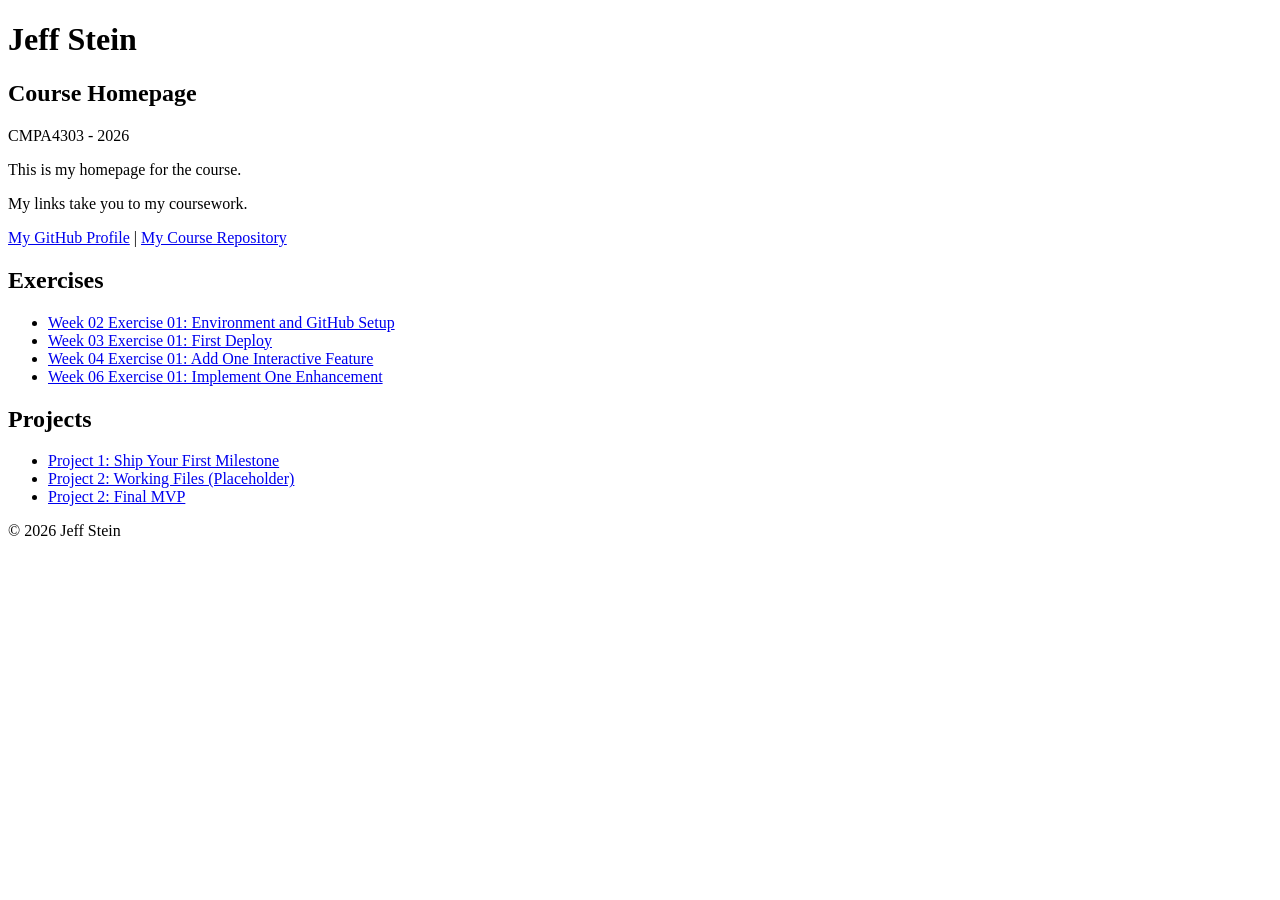
<file: index.html>
<!DOCTYPE html>

<html lang="en">
    <head>
        <meta charset="UTF-8" />
        <title>Jeff Stein - CMPA4303 Project</title>
        <meta name="viewport" content="width=device-width, initial-scale=1.0"/>
    </head>

    <body>
        <header>
            <h1>Jeff Stein</h1>
            <h2>Course Homepage</h2>
            <p>CMPA4303 - 2026</p>
            <p>This is my homepage for the course.</p>
            <p>My links take you to my coursework.</p>
            <nav>
                <a href="https://github.com/Jstein0914">My GitHub Profile</a>
            |
                <a href="https://github.com/Jstein0914/CMPA4303">My Course Repository</a>
            </nav>
        </header>

        <main>
            <section>
                <h2>Exercises</h2>
                <ul>
                    <li>
                        <a href="https://github.com/Jstein0914/CMPA4303">Week 02 Exercise 01: Environment and GitHub Setup</a>
                    </li>
                    <li>
                        <a href="week-03-exercise-01/">Week 03 Exercise 01: First Deploy</a>
                    </li>
                    <li>
                        <a href="week-04-exercise-01/">Week 04 Exercise 01: Add One Interactive Feature</a>
                    </li>
                    <li>
                        <a href="week-06-exercise-01/">Week 06 Exercise 01: Implement One Enhancement</a>
                    </li>
                </ul>
            </section>
           
            <section>
                <h2>Projects</h2>
                <ul>
                    <li>
                        <a href="project-01/">Project 1: Ship Your First Milestone</a>
                    </li>
                    <li>
                      <a href="project-02-working-files/">Project 2: Working Files (Placeholder)</a>
                    </li>
                    <li>
                      <a href="project-02/">Project 2: Final MVP</a>
                    </li>
                </ul>
            </section>
        </main>
        <footer>
            <p>&copy; 2026 Jeff Stein</p>
        </footer>
    </body>
</html>
</file>
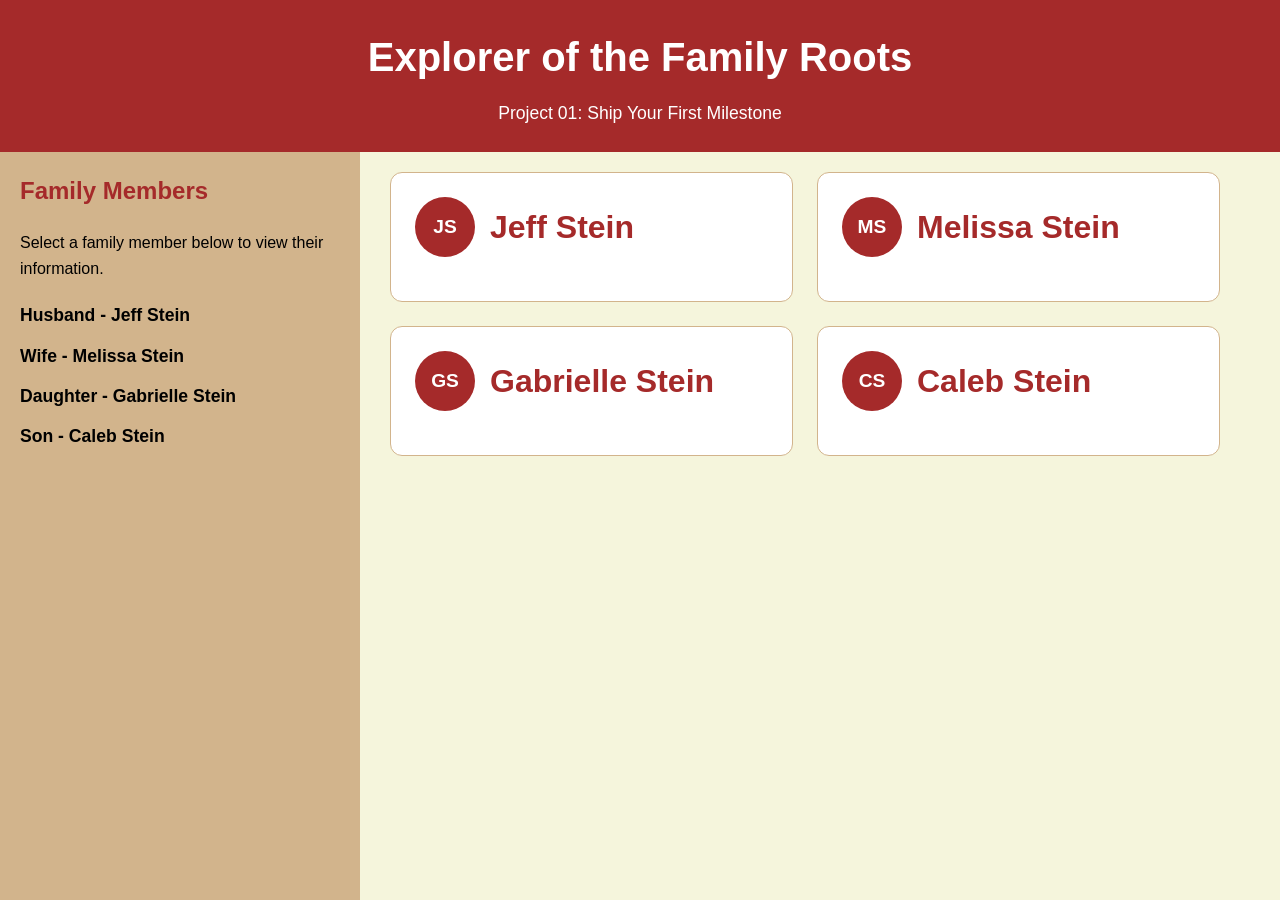
<file: project-01 - Copy/index.html>
<!DOCTYPE html>
<html lang="en">
<head>
    <meta charset="UTF-8">
    <meta name="viewport" content="width=device-width, initial-scale=1.0">
    <title>Explorer of the Family Roots</title>
    <link rel="stylesheet" href="css/styles.css">
</head>
<body>
    <header>
        <h1>Explorer of the Family Roots</h1>
        <p>Project 01: Ship Your First Milestone</p>
    </header>

    <main class="page-layout">
        <aside class="side-nav">
            <h2>Family Members</h2>
            <p>Select a family member below to view their information.</p>

            <nav>
                <ul>
                    <li><a href="#" data-target="husband">Husband - Jeff Stein</a></li>
                    <li><a href="#" data-target="wife">Wife - Melissa Stein</a></li>
                    <li><a href="#" data-target="daughter">Daughter - Gabrielle Stein</a></li>
                    <li><a href="#" data-target="son">Son - Caleb Stein</a></li>
                </ul>
            </nav>
        </aside>

        <section class="content-area">
            <div class="family-grid">

                <section id="husband" class="profile-card collapsible-card">
                    <button class="card-toggle" type="button">
                        <div class="profile-top">
                            <div class="profile-photo">JS</div>
                            <div class="profile-heading">
                                <h3>Jeff Stein</h3>
                            </div>
                        </div>
                    </button>

                    <div class="card-content">
                        <div class="profile-details">
                            <p><strong>Relationship:</strong> Husband</p>
                            <p><strong>Location of Birth:</strong> Evanston, Illinois</p>
                            <p><strong>Date of Birth:</strong> September 14, 1971</p>
                        </div>

                        <p class="profile-link">
                            <a href="https://www.google.com/maps?q=Evanston,Illinois" target="_blank">View location on map</a>
                        </p>
                    </div>
                </section>

                <section id="wife" class="profile-card collapsible-card">
                    <button class="card-toggle" type="button">
                        <div class="profile-top">
                            <div class="profile-photo">MS</div>
                            <div class="profile-heading">
                                <h3>Melissa Stein</h3>
                            </div>
                        </div>
                    </button>

                    <div class="card-content">
                        <div class="profile-details">
                            <p><strong>Relationship:</strong> Wife</p>
                            <p><strong>Location of Birth:</strong> Manila, Philippines</p>
                            <p><strong>Date of Birth:</strong> January 13, 1982</p>
                        </div>

                        <p class="profile-link">
                            <a href="https://www.google.com/maps?q=Manila,Philippines" target="_blank">View location on map</a>
                        </p>
                    </div>
                </section>

                <section id="daughter" class="profile-card collapsible-card">
                    <button class="card-toggle" type="button">
                        <div class="profile-top">
                            <div class="profile-photo">GS</div>
                            <div class="profile-heading">
                                <h3>Gabrielle Stein</h3>
                            </div>
                        </div>
                    </button>

                    <div class="card-content">
                        <div class="profile-details">
                            <p><strong>Relationship:</strong> Daughter</p>
                            <p><strong>Location of Birth:</strong> Frisco, Texas</p>
                            <p><strong>Date of Birth:</strong> November 26, 2014</p>
                        </div>

                        <p class="profile-link">
                            <a href="https://www.google.com/maps?q=Frisco,Texas" target="_blank">View location on map</a>
                        </p>
                    </div>
                </section>

                <section id="son" class="profile-card collapsible-card">
                    <button class="card-toggle" type="button">
                        <div class="profile-top">
                            <div class="profile-photo">CS</div>
                            <div class="profile-heading">
                                <h3>Caleb Stein</h3>
                            </div>
                        </div>
                    </button>

                    <div class="card-content">
                        <div class="profile-details">
                            <p><strong>Relationship:</strong> Son</p>
                            <p><strong>Location of Birth:</strong> Frisco, Texas</p>
                            <p><strong>Date of Birth:</strong> November 26, 2018</p>
                        </div>

                        <p class="profile-link">
                            <a href="https://www.google.com/maps?q=Frisco,Texas" target="_blank">View location on map</a>
                        </p>
                    </div>
                </section>

            </div>
        </section>
    </main>

    <script>
        const cards = document.querySelectorAll(".collapsible-card");
        const navLinks = document.querySelectorAll(".side-nav nav a");

        function closeAllCards() {
            cards.forEach(card => {
                card.classList.remove("active-card");
            });
        }

        function openCard(cardId) {
            closeAllCards();
            const selectedCard = document.getElementById(cardId);
            if (selectedCard) {
                selectedCard.classList.add("active-card");
            }
        }

        navLinks.forEach(link => {
            link.addEventListener("click", function(event) {
                event.preventDefault();
                const targetId = this.getAttribute("data-target");
                openCard(targetId);
            });
        });

        cards.forEach(card => {
            const toggleButton = card.querySelector(".card-toggle");
            toggleButton.addEventListener("click", function() {
                const isActive = card.classList.contains("active-card");
                closeAllCards();
                if (!isActive) {
                    card.classList.add("active-card");
                }
            });
        });
    </script>
</body>
</html>
</file>
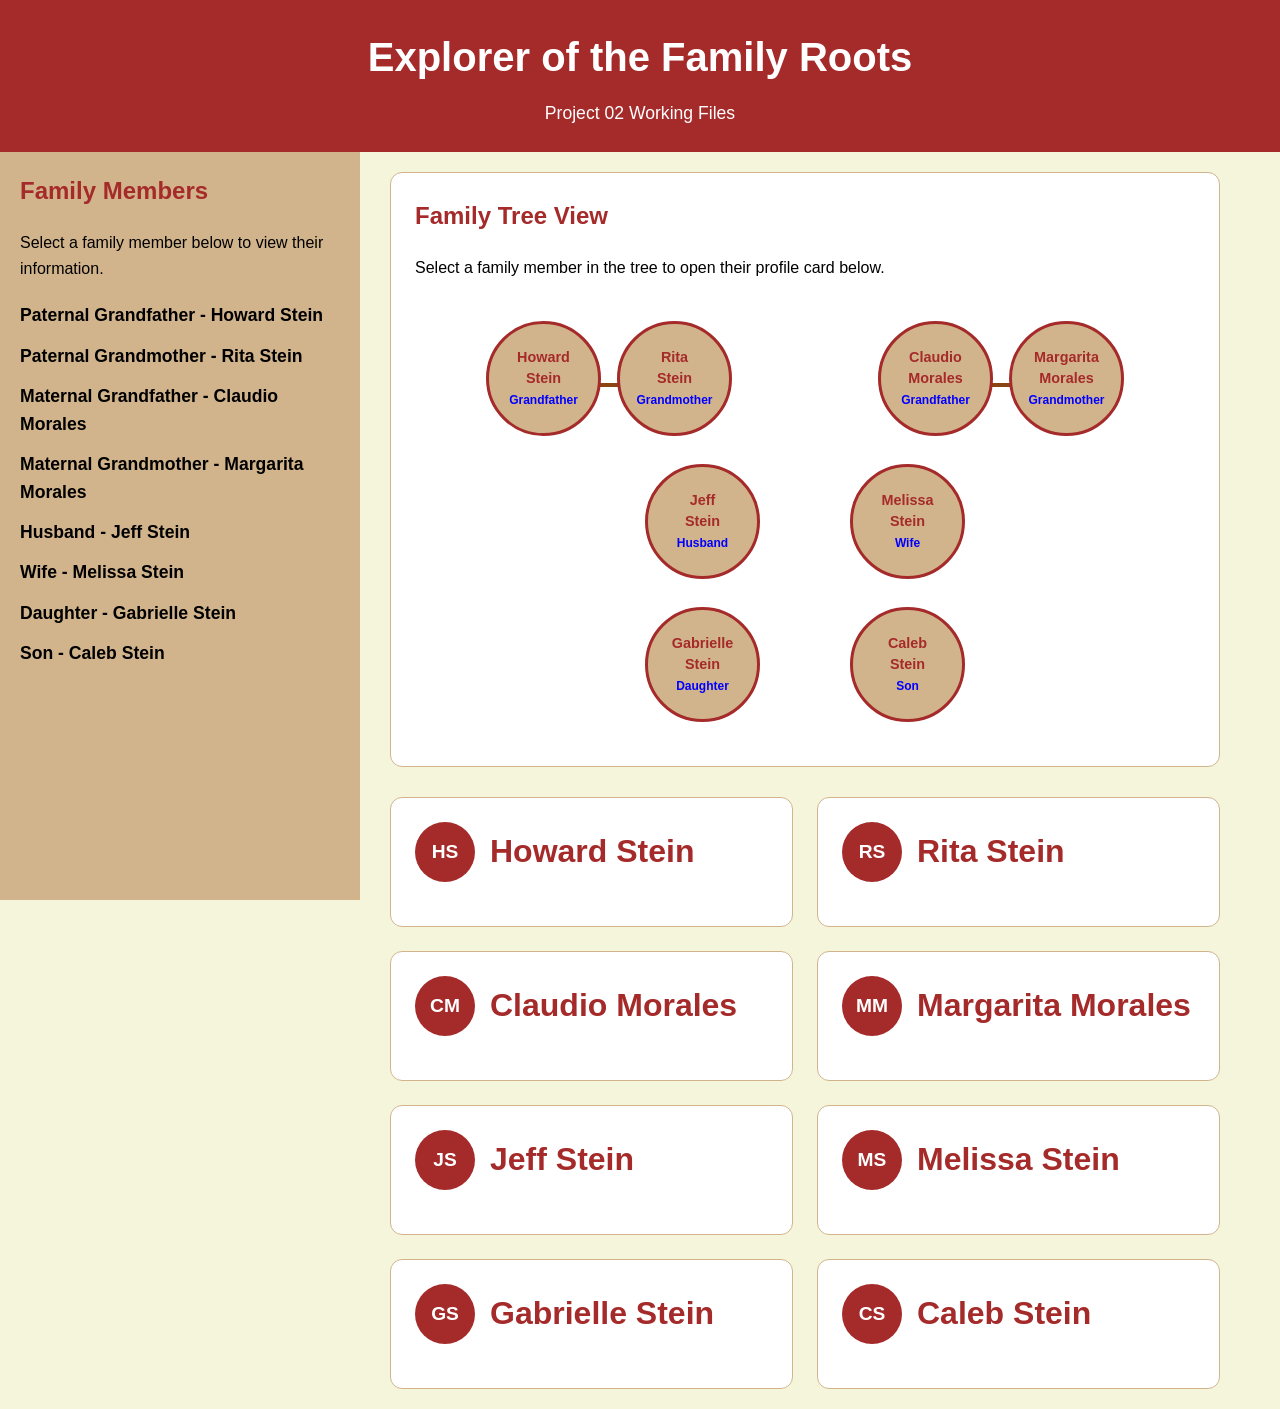
<file: project-02-working-files - Copy/index.html>
<!DOCTYPE html>
<html lang="en">
<head>
    <meta charset="UTF-8">
    <meta name="viewport" content="width=device-width, initial-scale=1.0">
    <title>Explorer of the Family Roots</title>
    <link rel="stylesheet" href="css/styles.css">
</head>
<body>
    <header>
        <h1>Explorer of the Family Roots</h1>
        <p>Project 02 Working Files</p>
    </header>

    <main class="page-layout">
        <aside class="side-nav">
            <h2>Family Members</h2>
            <p>Select a family member below to view their information.</p>

            <nav>
                <ul>
                    <li><a href="#" data-target="paternal-grandfather">Paternal Grandfather - Howard Stein</a></li>
                    <li><a href="#" data-target="paternal-grandmother">Paternal Grandmother - Rita Stein</a></li>
                    <li><a href="#" data-target="maternal-grandfather">Maternal Grandfather - Claudio Morales</a></li>
                    <li><a href="#" data-target="maternal-grandmother">Maternal Grandmother - Margarita Morales</a></li>
                    <li><a href="#" data-target="husband">Husband - Jeff Stein</a></li>
                    <li><a href="#" data-target="wife">Wife - Melissa Stein</a></li>
                    <li><a href="#" data-target="daughter">Daughter - Gabrielle Stein</a></li>
                    <li><a href="#" data-target="son">Son - Caleb Stein</a></li>
                </ul>
            </nav>
        </aside>

        <section class="content-area">
            <section class="tree-view">
                <h2>Family Tree View</h2>
                <p>Select a family member in the tree to open their profile card below.</p>

                <div class="tree final-tree">

                    <div class="tree-generation grandparent-generation">
                        <div class="tree-couple">
                            <button class="tree-person tree-circle" type="button" data-target="paternal-grandfather">
                                <span class="first-name">Howard</span>
                                <span class="last-name">Stein</span>
                                <small>Grandfather</small>
                            </button>

                            <button class="tree-person tree-circle" type="button" data-target="paternal-grandmother">
                                <span class="first-name">Rita</span>
                                <span class="last-name">Stein</span>
                                <small>Grandmother</small>
                            </button>
                        </div>

                        <div class="tree-couple">
                            <button class="tree-person tree-circle" type="button" data-target="maternal-grandfather">
                                <span class="first-name">Claudio</span>
                                <span class="last-name">Morales</span>
                                <small>Grandfather</small>
                            </button>

                            <button class="tree-person tree-circle" type="button" data-target="maternal-grandmother">
                                <span class="first-name">Margarita</span>
                                <span class="last-name">Morales</span>
                                <small>Grandmother</small>
                            </button>
                        </div>
                    </div>

                    <div class="connector-row grandparents-to-parents">
                        <span></span>
                        <span></span>
                    </div>

                    <div class="tree-generation parent-generation">
                        <button class="tree-person tree-circle" type="button" data-target="husband">
                            <span class="first-name">Jeff</span>
                            <span class="last-name">Stein</span>
                            <small>Husband</small>
                        </button>

                        <button class="tree-person tree-circle" type="button" data-target="wife">
                            <span class="first-name">Melissa</span>
                            <span class="last-name">Stein</span>
                            <small>Wife</small>
                        </button>
                    </div>

                    <div class="connector-row parents-to-children">
                        <span></span>
                    </div>

                    <div class="tree-generation child-generation">
                        <button class="tree-person tree-circle" type="button" data-target="daughter">
                            <span class="first-name">Gabrielle</span>
                            <span class="last-name">Stein</span>
                            <small>Daughter</small>
                        </button>

                        <button class="tree-person tree-circle" type="button" data-target="son">
                            <span class="first-name">Caleb</span>
                            <span class="last-name">Stein</span>
                            <small>Son</small>
                        </button>
                    </div>

                </div>
            </section>

            <div class="family-grid">

                <section id="paternal-grandfather" class="profile-card collapsible-card">
                    <button class="card-toggle" type="button">
                        <div class="profile-top">
                            <div class="profile-photo">HS</div>
                            <div class="profile-heading">
                                <h3>Howard Stein</h3>
                            </div>
                        </div>
                    </button>

                    <div class="card-content">
                        <div class="profile-details">
                            <p><strong>Relationship:</strong> Paternal Grandfather</p>
                            <p><strong>b.</strong> December 28, 1929 - Chicago, Illinois</p>
                            <p><strong>m.</strong> To be added</p>
                            <p><strong>d.</strong> September 29, 2006</p>
                        </div>

                        <p class="profile-link">
                            <a href="https://www.google.com/maps?q=Chicago,Illinois" target="_blank">Explore birth location on map</a>
                        </p>
                        <p>
                            <a href="http://westlawncemetery.org/" target="_blank"> WestLawn Cemetery Burial Plot C-2-12-11</a>
                        </p>
                    </div>
                </section>

                <section id="paternal-grandmother" class="profile-card collapsible-card">
                    <button class="card-toggle" type="button">
                        <div class="profile-top">
                            <div class="profile-photo">RS</div>
                            <div class="profile-heading">
                                <h3>Rita Stein</h3>
                            </div>
                        </div>
                    </button>

                    <div class="card-content">
                        <div class="profile-details">
                            <p><strong>Relationship:</strong> Paternal Grandmother</p>
                            <p><strong>b.</strong> August 6, 1931 - Chicago, Illinois</p>
                            <p><strong>m.</strong> To be added</p>
                            <p><strong>d.</strong> March 25, 1999</p>
                        </div>

                        <p class="profile-link">
                            <a href="https://www.google.com/maps?q=Chicago,Illinois" target="_blank">Explore birth location on map</a>
                        </p>
                        <p class="profile-link">
                           <a href="http://westlawncemetery.org/" target="_blank">Westlawn Cemetery Burial Plot C-7-12-8</a>
                        </p>
                    </div>
                </section>

                <section id="maternal-grandfather" class="profile-card collapsible-card">
                    <button class="card-toggle" type="button">
                        <div class="profile-top">
                            <div class="profile-photo">CM</div>
                            <div class="profile-heading">
                                <h3>Claudio Morales</h3>
                            </div>
                        </div>
                    </button>

                    <div class="card-content">
                        <div class="profile-details">
                            <p><strong>Relationship:</strong> Maternal Grandfather</p>
                            <p><strong>b.</strong> June 13, 1942 - Northern Samar, Philippines</p>
                            <p><strong>m.</strong> March 15, 1969</p>
                            <p><strong>d.</strong> January 19, 2026</p>
                        </div>

                        <p class="profile-link">
                            <a href="https://www.google.com/maps?q=Northern Samar,Philippines" target="_blank">Explore birth location on map</a>
                        </p>
                        <p>
                            <a href="https://maps.app.goo.gl/fHLdf62FKDXrBxEv7" target="_blank">Laoang Cemetery </a>
                        </p>  
                    </div>
                </section>

                <section id="maternal-grandmother" class="profile-card collapsible-card">
                    <button class="card-toggle" type="button">
                        <div class="profile-top">
                            <div class="profile-photo">MM</div>
                            <div class="profile-heading">
                                <h3>Margarita Morales</h3>
                            </div>
                        </div>
                    </button>

                    <div class="card-content">
                        <div class="profile-details">
                            <p><strong>Relationship:</strong> Maternal Grandmother</p>
                            <p><strong>b.</strong> April 12, 1949 - Northern Samar, Philippines</p>
                            <p><strong>m.</strong> March 15, 1969</p>
                            <p><strong>d.</strong> --</p>
                        </div>
                            
                        <p class="profile-link">
                            <a href="https://www.google.com/maps?q=Northern Samar,Philippines" target="_blank">Explore birth location on map</a>
                        </p>
                    </div>
                </section>

                <section id="husband" class="profile-card collapsible-card">
                    <button class="card-toggle" type="button">
                        <div class="profile-top">
                            <div class="profile-photo">JS</div>
                            <div class="profile-heading">
                                <h3>Jeff Stein</h3>
                            </div>
                        </div>
                    </button>

                    <div class="card-content">
                        <div class="profile-details">
                            <p><strong>Relationship:</strong> Husband</p>
                            <p><strong>b.</strong> September 14, 1971 - Evanston, Illinois</p>
                            <p><strong>m.</strong> August 1, 2013</p>
                            <p><strong>d.</strong> --</p>
                        </div>

                        <p class="profile-link">
                            <a href="https://www.google.com/maps?q=Evanston,Illinois" target="_blank">Explore birth location on map</a>
                        </p>
                    </div>
                </section>

                <section id="wife" class="profile-card collapsible-card">
                    <button class="card-toggle" type="button">
                        <div class="profile-top">
                            <div class="profile-photo">MS</div>
                            <div class="profile-heading">
                                <h3>Melissa Stein</h3>
                            </div>
                        </div>
                    </button>

                    <div class="card-content">
                        <div class="profile-details">
                            <p><strong>Relationship:</strong> Wife</p>
                            <p><strong>b.</strong> January 13, 1982 - Manila, Philippines</p>
                            <p><strong>m.</strong> August 1, 2013</p>
                            <p><strong>d.</strong> --</p>
                        </div>

                        <p class="profile-link">
                            <a href="https://www.google.com/maps?q=Manila,Philippines" target="_blank">Explore birth location on map</a>
                        </p>
                    </div>
                </section>

                <section id="daughter" class="profile-card collapsible-card">
                    <button class="card-toggle" type="button">
                        <div class="profile-top">
                            <div class="profile-photo">GS</div>
                            <div class="profile-heading">
                                <h3>Gabrielle Stein</h3>
                            </div>
                        </div>
                    </button>

                    <div class="card-content">
                        <div class="profile-details">
                            <p><strong>Relationship:</strong> Daughter</p>
                            <p><strong>b.</strong> November 26, 2014 - Frisco, Texas</p>
                            <p><strong>m.</strong> --</p>
                            <p><strong>d.</strong> --</p>
                        </div>

                        <p class="profile-link">
                            <a href="https://www.google.com/maps?q=Frisco,Texas" target="_blank">Explore birth location on map</a>
                        </p>
                    </div>
                </section>

                <section id="son" class="profile-card collapsible-card">
                    <button class="card-toggle" type="button">
                        <div class="profile-top">
                            <div class="profile-photo">CS</div>
                            <div class="profile-heading">
                                <h3>Caleb Stein</h3>
                            </div>
                        </div>
                    </button>

                    <div class="card-content">
                        <div class="profile-details">
                            <p><strong>Relationship:</strong> Son</p>
                            <p><strong>b.</strong> November 26, 2018 - Frisco, Texas</p>
                            <p><strong>m.</strong> --</p>
                            <p><strong>d.</strong> --</p>
                        </div>
                        
                        <p class="profile-link">
                            <a href="https://www.google.com/maps?q=Frisco,Texas" target="_blank">Explore birth location on map</a>
                        </p>
                    </div>
                </section>
            </div>
        </section>
    </main>

    <script>
        const cards = document.querySelectorAll(".collapsible-card");
        const navLinks = document.querySelectorAll(".side-nav nav a");
        const treeButtons = document.querySelectorAll(".tree-person");

        function closeAllCards() {
            cards.forEach(card => {
                card.classList.remove("active-card");
            });

            treeButtons.forEach(button => {
                button.classList.remove("active-tree-person");
            });
        }

        function openCard(cardId) {
            closeAllCards();

            const selectedCard = document.getElementById(cardId);
            const selectedTreeButton = document.querySelector(`.tree-person[data-target="${cardId}"]`);

            if (selectedCard) {
                selectedCard.classList.add("active-card");
                selectedCard.scrollIntoView({
                    behavior: "smooth",
                    block: "center"
                });
            }

            if (selectedTreeButton) {
                selectedTreeButton.classList.add("active-tree-person");
            }
        }

        navLinks.forEach(link => {
            link.addEventListener("click", function(event) {
                event.preventDefault();
                const targetId = this.getAttribute("data-target");
                openCard(targetId);
            });
        });

        treeButtons.forEach(button => {
            button.addEventListener("click", function() {
                const targetId = this.getAttribute("data-target");
                openCard(targetId);
            });
        });

        cards.forEach(card => {
            const toggleButton = card.querySelector(".card-toggle");

            toggleButton.addEventListener("click", function() {
                const isActive = card.classList.contains("active-card");
                closeAllCards();

                if (!isActive) {
                    card.classList.add("active-card");

                    const selectedTreeButton = document.querySelector(`.tree-person[data-target="${card.id}"]`);
                    if (selectedTreeButton) {
                        selectedTreeButton.classList.add("active-tree-person");
                    }
                }
            });
        });
    </script>
</body>
</html>
</file>
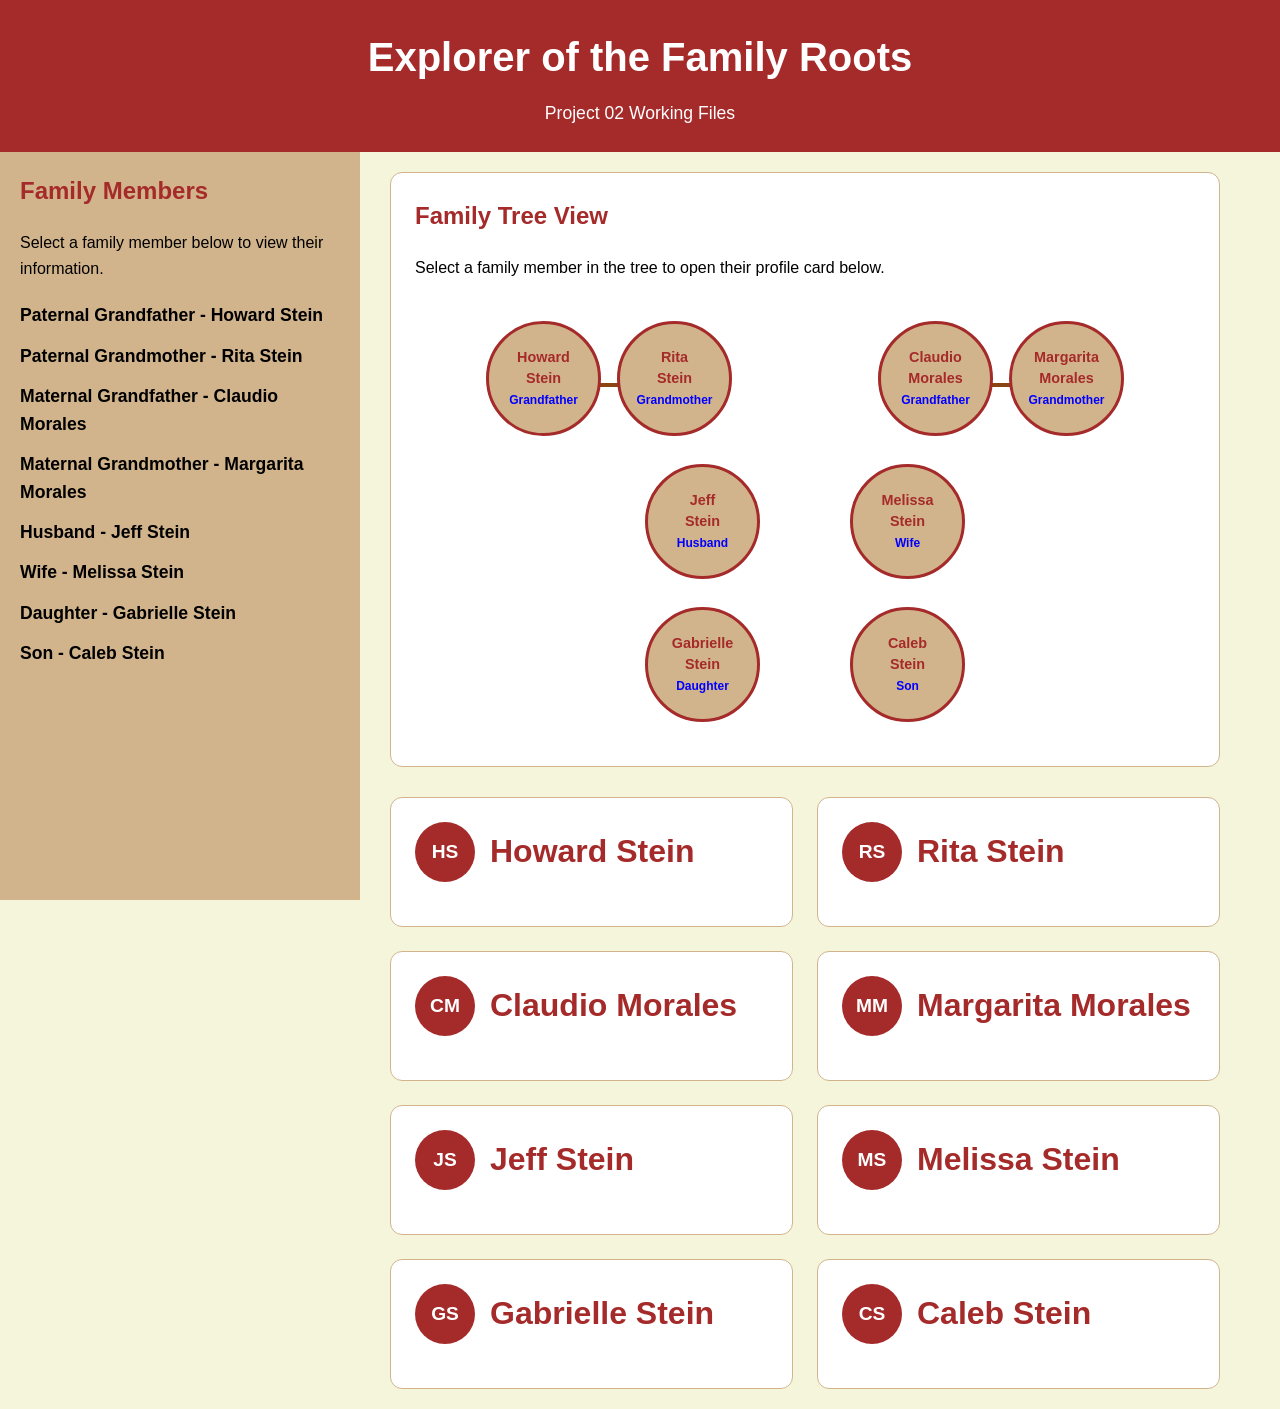
<file: project-02-working-files/index.html>
<!DOCTYPE html>
<html lang="en">
<head>
    <meta charset="UTF-8">
    <meta name="viewport" content="width=device-width, initial-scale=1.0">
    <title>Explorer of the Family Roots</title>
    <link rel="stylesheet" href="css/styles.css">
</head>
<body>
    <header>
        <h1>Explorer of the Family Roots</h1>
        <p>Project 02 Working Files</p>
    </header>

    <main class="page-layout">
        <aside class="side-nav">
            <h2>Family Members</h2>
            <p>Select a family member below to view their information.</p>

            <nav>
                <ul>
                    <li><a href="#" data-target="paternal-grandfather">Paternal Grandfather - Howard Stein</a></li>
                    <li><a href="#" data-target="paternal-grandmother">Paternal Grandmother - Rita Stein</a></li>
                    <li><a href="#" data-target="maternal-grandfather">Maternal Grandfather - Claudio Morales</a></li>
                    <li><a href="#" data-target="maternal-grandmother">Maternal Grandmother - Margarita Morales</a></li>
                    <li><a href="#" data-target="husband">Husband - Jeff Stein</a></li>
                    <li><a href="#" data-target="wife">Wife - Melissa Stein</a></li>
                    <li><a href="#" data-target="daughter">Daughter - Gabrielle Stein</a></li>
                    <li><a href="#" data-target="son">Son - Caleb Stein</a></li>
                </ul>
            </nav>
        </aside>

        <section class="content-area">
            <section class="tree-view">
                <h2>Family Tree View</h2>
                <p>Select a family member in the tree to open their profile card below.</p>

                <div class="tree final-tree">

                    <div class="tree-generation grandparent-generation">
                        <div class="tree-couple">
                            <button class="tree-person tree-circle" type="button" data-target="paternal-grandfather">
                                <span class="first-name">Howard</span>
                                <span class="last-name">Stein</span>
                                <small>Grandfather</small>
                            </button>

                            <button class="tree-person tree-circle" type="button" data-target="paternal-grandmother">
                                <span class="first-name">Rita</span>
                                <span class="last-name">Stein</span>
                                <small>Grandmother</small>
                            </button>
                        </div>

                        <div class="tree-couple">
                            <button class="tree-person tree-circle" type="button" data-target="maternal-grandfather">
                                <span class="first-name">Claudio</span>
                                <span class="last-name">Morales</span>
                                <small>Grandfather</small>
                            </button>

                            <button class="tree-person tree-circle" type="button" data-target="maternal-grandmother">
                                <span class="first-name">Margarita</span>
                                <span class="last-name">Morales</span>
                                <small>Grandmother</small>
                            </button>
                        </div>
                    </div>

                    <div class="connector-row grandparents-to-parents">
                        <span></span>
                        <span></span>
                    </div>

                    <div class="tree-generation parent-generation">
                        <button class="tree-person tree-circle" type="button" data-target="husband">
                            <span class="first-name">Jeff</span>
                            <span class="last-name">Stein</span>
                            <small>Husband</small>
                        </button>

                        <button class="tree-person tree-circle" type="button" data-target="wife">
                            <span class="first-name">Melissa</span>
                            <span class="last-name">Stein</span>
                            <small>Wife</small>
                        </button>
                    </div>

                    <div class="connector-row parents-to-children">
                        <span></span>
                    </div>

                    <div class="tree-generation child-generation">
                        <button class="tree-person tree-circle" type="button" data-target="daughter">
                            <span class="first-name">Gabrielle</span>
                            <span class="last-name">Stein</span>
                            <small>Daughter</small>
                        </button>

                        <button class="tree-person tree-circle" type="button" data-target="son">
                            <span class="first-name">Caleb</span>
                            <span class="last-name">Stein</span>
                            <small>Son</small>
                        </button>
                    </div>

                </div>
            </section>

            <div class="family-grid">

                <section id="paternal-grandfather" class="profile-card collapsible-card">
                    <button class="card-toggle" type="button">
                        <div class="profile-top">
                            <div class="profile-photo">HS</div>
                            <div class="profile-heading">
                                <h3>Howard Stein</h3>
                            </div>
                        </div>
                    </button>

                    <div class="card-content">
                        <div class="profile-details">
                            <p><strong>Relationship:</strong> Paternal Grandfather</p>
                            <p><strong>b.</strong> December 28, 1929 - Chicago, Illinois</p>
                            <p><strong>m.</strong> March 18, 1953</p>
                            <p><strong>d.</strong> September 29, 2006</p>
                        </div>

                        <p class="profile-link">
                            <a href="https://www.google.com/maps?q=Chicago,Illinois" target="_blank">Explore birth location on map</a>
                        </p>
                        <p>
                            <a href="http://westlawncemetery.org/" target="_blank"> WestLawn Cemetery Burial Plot C-2-12-11</a>
                        </p>
                    </div>
                </section>

                <section id="paternal-grandmother" class="profile-card collapsible-card">
                    <button class="card-toggle" type="button">
                        <div class="profile-top">
                            <div class="profile-photo">RS</div>
                            <div class="profile-heading">
                                <h3>Rita Stein</h3>
                            </div>
                        </div>
                    </button>

                    <div class="card-content">
                        <div class="profile-details">
                            <p><strong>Relationship:</strong> Paternal Grandmother</p>
                            <p><strong>b.</strong> August 6, 1931 - Chicago, Illinois</p>
                            <p><strong>m.</strong> March 18, 1953</p>
                            <p><strong>d.</strong> March 25, 1999</p>
                        </div>

                        <p class="profile-link">
                            <a href="https://www.google.com/maps?q=Chicago,Illinois" target="_blank">Explore birth location on map</a>
                        </p>
                        <p class="profile-link">
                           <a href="http://westlawncemetery.org/" target="_blank">Westlawn Cemetery Burial Plot C-7-12-8</a>
                        </p>
                    </div>
                </section>

                <section id="maternal-grandfather" class="profile-card collapsible-card">
                    <button class="card-toggle" type="button">
                        <div class="profile-top">
                            <div class="profile-photo">CM</div>
                            <div class="profile-heading">
                                <h3>Claudio Morales</h3>
                            </div>
                        </div>
                    </button>

                    <div class="card-content">
                        <div class="profile-details">
                            <p><strong>Relationship:</strong> Maternal Grandfather</p>
                            <p><strong>b.</strong> June 13, 1942 - Northern Samar, Philippines</p>
                            <p><strong>m.</strong> March 15, 1969</p>
                            <p><strong>d.</strong> January 19, 2026</p>
                        </div>

                        <p class="profile-link">
                            <a href="https://www.google.com/maps?q=Northern Samar,Philippines" target="_blank">Explore birth location on map</a>
                        </p>
                        <p>
                            <a href="https://maps.app.goo.gl/fHLdf62FKDXrBxEv7" target="_blank">Laoang Cemetery </a>
                        </p>  
                    </div>
                </section>

                <section id="maternal-grandmother" class="profile-card collapsible-card">
                    <button class="card-toggle" type="button">
                        <div class="profile-top">
                            <div class="profile-photo">MM</div>
                            <div class="profile-heading">
                                <h3>Margarita Morales</h3>
                            </div>
                        </div>
                    </button>

                    <div class="card-content">
                        <div class="profile-details">
                            <p><strong>Relationship:</strong> Maternal Grandmother</p>
                            <p><strong>b.</strong> April 12, 1949 - Northern Samar, Philippines</p>
                            <p><strong>m.</strong> March 15, 1969</p>
                            <p><strong>d.</strong> --</p>
                        </div>
                            
                        <p class="profile-link">
                            <a href="https://www.google.com/maps?q=Northern Samar,Philippines" target="_blank">Explore birth location on map</a>
                        </p>
                    </div>
                </section>

                <section id="husband" class="profile-card collapsible-card">
                    <button class="card-toggle" type="button">
                        <div class="profile-top">
                            <div class="profile-photo">JS</div>
                            <div class="profile-heading">
                                <h3>Jeff Stein</h3>
                            </div>
                        </div>
                    </button>

                    <div class="card-content">
                        <div class="profile-details">
                            <p><strong>Relationship:</strong> Husband</p>
                            <p><strong>b.</strong> September 14, 1971 - Evanston, Illinois</p>
                            <p><strong>m.</strong> August 1, 2013</p>
                            <p><strong>d.</strong> --</p>
                        </div>

                        <p class="profile-link">
                            <a href="https://www.google.com/maps?q=Evanston,Illinois" target="_blank">Explore birth location on map</a>
                        </p>
                    </div>
                </section>

                <section id="wife" class="profile-card collapsible-card">
                    <button class="card-toggle" type="button">
                        <div class="profile-top">
                            <div class="profile-photo">MS</div>
                            <div class="profile-heading">
                                <h3>Melissa Stein</h3>
                            </div>
                        </div>
                    </button>

                    <div class="card-content">
                        <div class="profile-details">
                            <p><strong>Relationship:</strong> Wife</p>
                            <p><strong>b.</strong> January 13, 1982 - Manila, Philippines</p>
                            <p><strong>m.</strong> August 1, 2013</p>
                            <p><strong>d.</strong> --</p>
                        </div>

                        <p class="profile-link">
                            <a href="https://www.google.com/maps?q=Manila,Philippines" target="_blank">Explore birth location on map</a>
                        </p>
                    </div>
                </section>

                <section id="daughter" class="profile-card collapsible-card">
                    <button class="card-toggle" type="button">
                        <div class="profile-top">
                            <div class="profile-photo">GS</div>
                            <div class="profile-heading">
                                <h3>Gabrielle Stein</h3>
                            </div>
                        </div>
                    </button>

                    <div class="card-content">
                        <div class="profile-details">
                            <p><strong>Relationship:</strong> Daughter</p>
                            <p><strong>b.</strong> November 26, 2014 - Frisco, Texas</p>
                            <p><strong>m.</strong> --</p>
                            <p><strong>d.</strong> --</p>
                        </div>

                        <p class="profile-link">
                            <a href="https://www.google.com/maps?q=Frisco,Texas" target="_blank">Explore birth location on map</a>
                        </p>
                    </div>
                </section>

                <section id="son" class="profile-card collapsible-card">
                    <button class="card-toggle" type="button">
                        <div class="profile-top">
                            <div class="profile-photo">CS</div>
                            <div class="profile-heading">
                                <h3>Caleb Stein</h3>
                            </div>
                        </div>
                    </button>

                    <div class="card-content">
                        <div class="profile-details">
                            <p><strong>Relationship:</strong> Son</p>
                            <p><strong>b.</strong> November 26, 2018 - Frisco, Texas</p>
                            <p><strong>m.</strong> --</p>
                            <p><strong>d.</strong> --</p>
                        </div>
                        
                        <p class="profile-link">
                            <a href="https://www.google.com/maps?q=Frisco,Texas" target="_blank">Explore birth location on map</a>
                        </p>
                    </div>
                </section>
            </div>
        </section>
    </main>

    <script>
        const cards = document.querySelectorAll(".collapsible-card");
        const navLinks = document.querySelectorAll(".side-nav nav a");
        const treeButtons = document.querySelectorAll(".tree-person");

        function closeAllCards() {
            cards.forEach(card => {
                card.classList.remove("active-card");
            });

            treeButtons.forEach(button => {
                button.classList.remove("active-tree-person");
            });
        }

        function openCard(cardId) {
            closeAllCards();

            const selectedCard = document.getElementById(cardId);
            const selectedTreeButton = document.querySelector(`.tree-person[data-target="${cardId}"]`);

            if (selectedCard) {
                selectedCard.classList.add("active-card");
                selectedCard.scrollIntoView({
                    behavior: "smooth",
                    block: "center"
                });
            }

            if (selectedTreeButton) {
                selectedTreeButton.classList.add("active-tree-person");
            }
        }

        navLinks.forEach(link => {
            link.addEventListener("click", function(event) {
                event.preventDefault();
                const targetId = this.getAttribute("data-target");
                openCard(targetId);
            });
        });

        treeButtons.forEach(button => {
            button.addEventListener("click", function() {
                const targetId = this.getAttribute("data-target");
                openCard(targetId);
            });
        });

        cards.forEach(card => {
            const toggleButton = card.querySelector(".card-toggle");

            toggleButton.addEventListener("click", function() {
                const isActive = card.classList.contains("active-card");
                closeAllCards();

                if (!isActive) {
                    card.classList.add("active-card");

                    const selectedTreeButton = document.querySelector(`.tree-person[data-target="${card.id}"]`);
                    if (selectedTreeButton) {
                        selectedTreeButton.classList.add("active-tree-person");
                    }
                }
            });
        });
    </script>
</body>
</html>
</file>
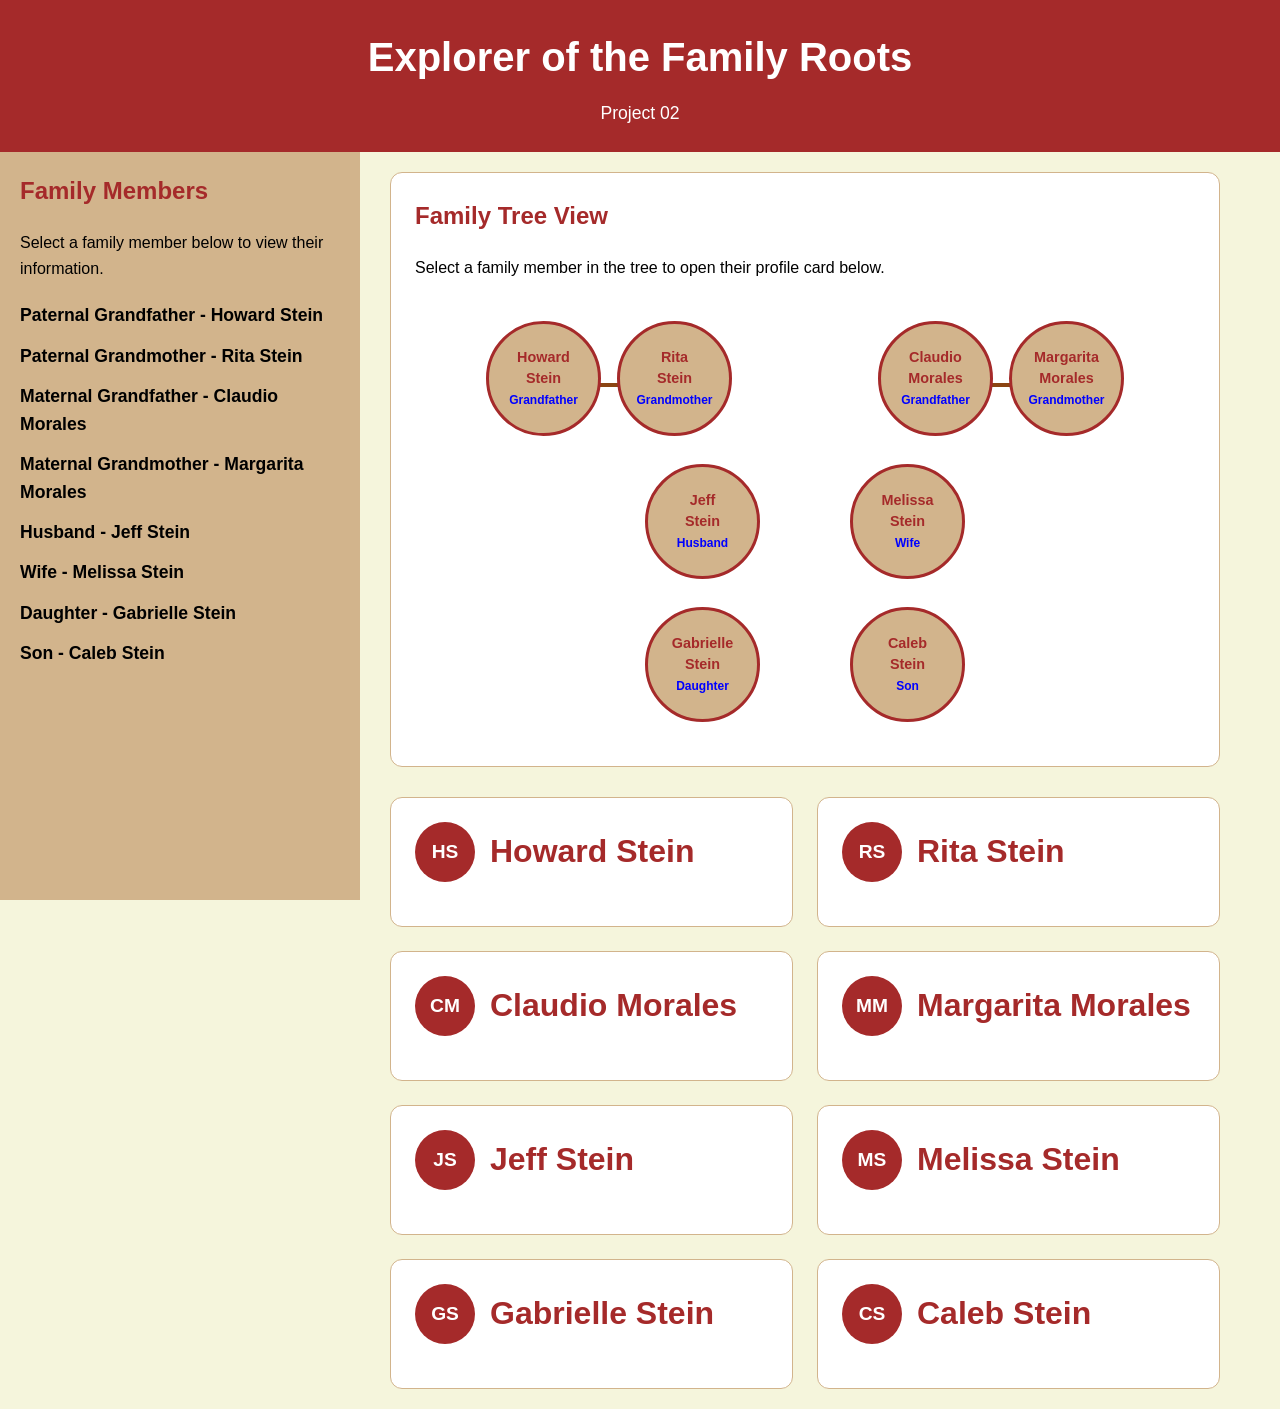
<file: project-02/index.html>
<!DOCTYPE html>
<html lang="en">
<head>
    <meta charset="UTF-8">
    <meta name="viewport" content="width=device-width, initial-scale=1.0">
    <title>Explorer of the Family Roots</title>
    <link rel="stylesheet" href="css/styles.css">
</head>
<body>
    <header>
        <h1>Explorer of the Family Roots</h1>
        <p>Project 02</p>
    </header>

    <main class="page-layout">
        <aside class="side-nav">
            <h2>Family Members</h2>
            <p>Select a family member below to view their information.</p>

            <nav>
                <ul>
                    <li><a href="#" data-target="paternal-grandfather">Paternal Grandfather - Howard Stein</a></li>
                    <li><a href="#" data-target="paternal-grandmother">Paternal Grandmother - Rita Stein</a></li>
                    <li><a href="#" data-target="maternal-grandfather">Maternal Grandfather - Claudio Morales</a></li>
                    <li><a href="#" data-target="maternal-grandmother">Maternal Grandmother - Margarita Morales</a></li>
                    <li><a href="#" data-target="husband">Husband - Jeff Stein</a></li>
                    <li><a href="#" data-target="wife">Wife - Melissa Stein</a></li>
                    <li><a href="#" data-target="daughter">Daughter - Gabrielle Stein</a></li>
                    <li><a href="#" data-target="son">Son - Caleb Stein</a></li>
                </ul>
            </nav>
        </aside>

        <section class="content-area">
            <section class="tree-view">
                <h2>Family Tree View</h2>
                <p>Select a family member in the tree to open their profile card below.</p>

                <div class="tree final-tree">

                    <div class="tree-generation grandparent-generation">
                        <div class="tree-couple">
                            <button class="tree-person tree-circle" type="button" data-target="paternal-grandfather">
                                <span class="first-name">Howard</span>
                                <span class="last-name">Stein</span>
                                <small>Grandfather</small>
                            </button>

                            <button class="tree-person tree-circle" type="button" data-target="paternal-grandmother">
                                <span class="first-name">Rita</span>
                                <span class="last-name">Stein</span>
                                <small>Grandmother</small>
                            </button>
                        </div>

                        <div class="tree-couple">
                            <button class="tree-person tree-circle" type="button" data-target="maternal-grandfather">
                                <span class="first-name">Claudio</span>
                                <span class="last-name">Morales</span>
                                <small>Grandfather</small>
                            </button>

                            <button class="tree-person tree-circle" type="button" data-target="maternal-grandmother">
                                <span class="first-name">Margarita</span>
                                <span class="last-name">Morales</span>
                                <small>Grandmother</small>
                            </button>
                        </div>
                    </div>

                    <div class="connector-row grandparents-to-parents">
                        <span></span>
                        <span></span>
                    </div>

                    <div class="tree-generation parent-generation">
                        <button class="tree-person tree-circle" type="button" data-target="husband">
                            <span class="first-name">Jeff</span>
                            <span class="last-name">Stein</span>
                            <small>Husband</small>
                        </button>

                        <button class="tree-person tree-circle" type="button" data-target="wife">
                            <span class="first-name">Melissa</span>
                            <span class="last-name">Stein</span>
                            <small>Wife</small>
                        </button>
                    </div>

                    <div class="connector-row parents-to-children">
                        <span></span>
                    </div>

                    <div class="tree-generation child-generation">
                        <button class="tree-person tree-circle" type="button" data-target="daughter">
                            <span class="first-name">Gabrielle</span>
                            <span class="last-name">Stein</span>
                            <small>Daughter</small>
                        </button>

                        <button class="tree-person tree-circle" type="button" data-target="son">
                            <span class="first-name">Caleb</span>
                            <span class="last-name">Stein</span>
                            <small>Son</small>
                        </button>
                    </div>

                </div>
            </section>

            <div class="family-grid">

                <section id="paternal-grandfather" class="profile-card collapsible-card">
                    <button class="card-toggle" type="button">
                        <div class="profile-top">
                            <div class="profile-photo">HS</div>
                            <div class="profile-heading">
                                <h3>Howard Stein</h3>
                            </div>
                        </div>
                    </button>

                    <div class="card-content">
                        <div class="profile-details">
                            <p><strong>Relationship:</strong> Paternal Grandfather</p>
                            <p><strong>b.</strong> December 28, 1929 - Chicago, Illinois</p>
                            <p><strong>m.</strong> March 18, 1953</p>
                            <p><strong>d.</strong> September 29, 2006</p>
                        </div>

                        <p class="profile-link">
                            <a href="https://www.google.com/maps?q=Chicago,Illinois" target="_blank">Explore birth location on map</a>
                        </p>
                        <p>
                            <a href="http://westlawncemetery.org/" target="_blank"> WestLawn Cemetery Burial Plot C-2-12-11</a>
                        </p>
                    </div>
                </section>

                <section id="paternal-grandmother" class="profile-card collapsible-card">
                    <button class="card-toggle" type="button">
                        <div class="profile-top">
                            <div class="profile-photo">RS</div>
                            <div class="profile-heading">
                                <h3>Rita Stein</h3>
                            </div>
                        </div>
                    </button>

                    <div class="card-content">
                        <div class="profile-details">
                            <p><strong>Relationship:</strong> Paternal Grandmother</p>
                            <p><strong>b.</strong> August 6, 1931 - Chicago, Illinois</p>
                            <p><strong>m.</strong> March 18, 1953</p>
                            <p><strong>d.</strong> March 25, 1999</p>
                        </div>

                        <p class="profile-link">
                            <a href="https://www.google.com/maps?q=Chicago,Illinois" target="_blank">Explore birth location on map</a>
                        </p>
                        <p class="profile-link">
                           <a href="http://westlawncemetery.org/" target="_blank">Westlawn Cemetery Burial Plot C-7-12-8</a>
                        </p>
                    </div>
                </section>

                <section id="maternal-grandfather" class="profile-card collapsible-card">
                    <button class="card-toggle" type="button">
                        <div class="profile-top">
                            <div class="profile-photo">CM</div>
                            <div class="profile-heading">
                                <h3>Claudio Morales</h3>
                            </div>
                        </div>
                    </button>

                    <div class="card-content">
                        <div class="profile-details">
                            <p><strong>Relationship:</strong> Maternal Grandfather</p>
                            <p><strong>b.</strong> June 13, 1942 - Northern Samar, Philippines</p>
                            <p><strong>m.</strong> March 15, 1969</p>
                            <p><strong>d.</strong> January 19, 2026</p>
                        </div>

                        <p class="profile-link">
                            <a href="https://www.google.com/maps?q=Northern Samar,Philippines" target="_blank">Explore birth location on map</a>
                        </p>
                        <p>
                            <a href="https://maps.app.goo.gl/fHLdf62FKDXrBxEv7" target="_blank">Laoang Cemetery </a>
                        </p>  
                    </div>
                </section>

                <section id="maternal-grandmother" class="profile-card collapsible-card">
                    <button class="card-toggle" type="button">
                        <div class="profile-top">
                            <div class="profile-photo">MM</div>
                            <div class="profile-heading">
                                <h3>Margarita Morales</h3>
                            </div>
                        </div>
                    </button>

                    <div class="card-content">
                        <div class="profile-details">
                            <p><strong>Relationship:</strong> Maternal Grandmother</p>
                            <p><strong>b.</strong> April 12, 1949 - Northern Samar, Philippines</p>
                            <p><strong>m.</strong> March 15, 1969</p>
                            <p><strong>d.</strong> --</p>
                        </div>
                            
                        <p class="profile-link">
                            <a href="https://www.google.com/maps?q=Northern Samar,Philippines" target="_blank">Explore birth location on map</a>
                        </p>
                    </div>
                </section>

                <section id="husband" class="profile-card collapsible-card">
                    <button class="card-toggle" type="button">
                        <div class="profile-top">
                            <div class="profile-photo">JS</div>
                            <div class="profile-heading">
                                <h3>Jeff Stein</h3>
                            </div>
                        </div>
                    </button>

                    <div class="card-content">
                        <div class="profile-details">
                            <p><strong>Relationship:</strong> Husband</p>
                            <p><strong>b.</strong> September 14, 1971 - Evanston, Illinois</p>
                            <p><strong>m.</strong> August 1, 2013</p>
                            <p><strong>d.</strong> --</p>
                        </div>

                        <p class="profile-link">
                            <a href="https://www.google.com/maps?q=Evanston,Illinois" target="_blank">Explore birth location on map</a>
                        </p>
                    </div>
                </section>

                <section id="wife" class="profile-card collapsible-card">
                    <button class="card-toggle" type="button">
                        <div class="profile-top">
                            <div class="profile-photo">MS</div>
                            <div class="profile-heading">
                                <h3>Melissa Stein</h3>
                            </div>
                        </div>
                    </button>

                    <div class="card-content">
                        <div class="profile-details">
                            <p><strong>Relationship:</strong> Wife</p>
                            <p><strong>b.</strong> January 13, 1982 - Manila, Philippines</p>
                            <p><strong>m.</strong> August 1, 2013</p>
                            <p><strong>d.</strong> --</p>
                        </div>

                        <p class="profile-link">
                            <a href="https://www.google.com/maps?q=Manila,Philippines" target="_blank">Explore birth location on map</a>
                        </p>
                    </div>
                </section>

                <section id="daughter" class="profile-card collapsible-card">
                    <button class="card-toggle" type="button">
                        <div class="profile-top">
                            <div class="profile-photo">GS</div>
                            <div class="profile-heading">
                                <h3>Gabrielle Stein</h3>
                            </div>
                        </div>
                    </button>

                    <div class="card-content">
                        <div class="profile-details">
                            <p><strong>Relationship:</strong> Daughter</p>
                            <p><strong>b.</strong> November 26, 2014 - Frisco, Texas</p>
                            <p><strong>m.</strong> --</p>
                            <p><strong>d.</strong> --</p>
                        </div>

                        <p class="profile-link">
                            <a href="https://www.google.com/maps?q=Frisco,Texas" target="_blank">Explore birth location on map</a>
                        </p>
                    </div>
                </section>

                <section id="son" class="profile-card collapsible-card">
                    <button class="card-toggle" type="button">
                        <div class="profile-top">
                            <div class="profile-photo">CS</div>
                            <div class="profile-heading">
                                <h3>Caleb Stein</h3>
                            </div>
                        </div>
                    </button>

                    <div class="card-content">
                        <div class="profile-details">
                            <p><strong>Relationship:</strong> Son</p>
                            <p><strong>b.</strong> November 26, 2018 - Frisco, Texas</p>
                            <p><strong>m.</strong> --</p>
                            <p><strong>d.</strong> --</p>
                        </div>
                        
                        <p class="profile-link">
                            <a href="https://www.google.com/maps?q=Frisco,Texas" target="_blank">Explore birth location on map</a>
                        </p>
                    </div>
                </section>
            </div>
        </section>
    </main>

    <script>
        const cards = document.querySelectorAll(".collapsible-card");
        const navLinks = document.querySelectorAll(".side-nav nav a");
        const treeButtons = document.querySelectorAll(".tree-person");

        function closeAllCards() {
            cards.forEach(card => {
                card.classList.remove("active-card");
            });

            treeButtons.forEach(button => {
                button.classList.remove("active-tree-person");
            });
        }

        function openCard(cardId) {
            closeAllCards();

            const selectedCard = document.getElementById(cardId);
            const selectedTreeButton = document.querySelector(`.tree-person[data-target="${cardId}"]`);

            if (selectedCard) {
                selectedCard.classList.add("active-card");
                selectedCard.scrollIntoView({
                    behavior: "smooth",
                    block: "center"
                });
            }

            if (selectedTreeButton) {
                selectedTreeButton.classList.add("active-tree-person");
            }
        }

        navLinks.forEach(link => {
            link.addEventListener("click", function(event) {
                event.preventDefault();
                const targetId = this.getAttribute("data-target");
                openCard(targetId);
            });
        });

        treeButtons.forEach(button => {
            button.addEventListener("click", function() {
                const targetId = this.getAttribute("data-target");
                openCard(targetId);
            });
        });

        cards.forEach(card => {
            const toggleButton = card.querySelector(".card-toggle");

            toggleButton.addEventListener("click", function() {
                const isActive = card.classList.contains("active-card");
                closeAllCards();

                if (!isActive) {
                    card.classList.add("active-card");

                    const selectedTreeButton = document.querySelector(`.tree-person[data-target="${card.id}"]`);
                    if (selectedTreeButton) {
                        selectedTreeButton.classList.add("active-tree-person");
                    }
                }
            });
        });
    </script>
</body>
</html>
</file>
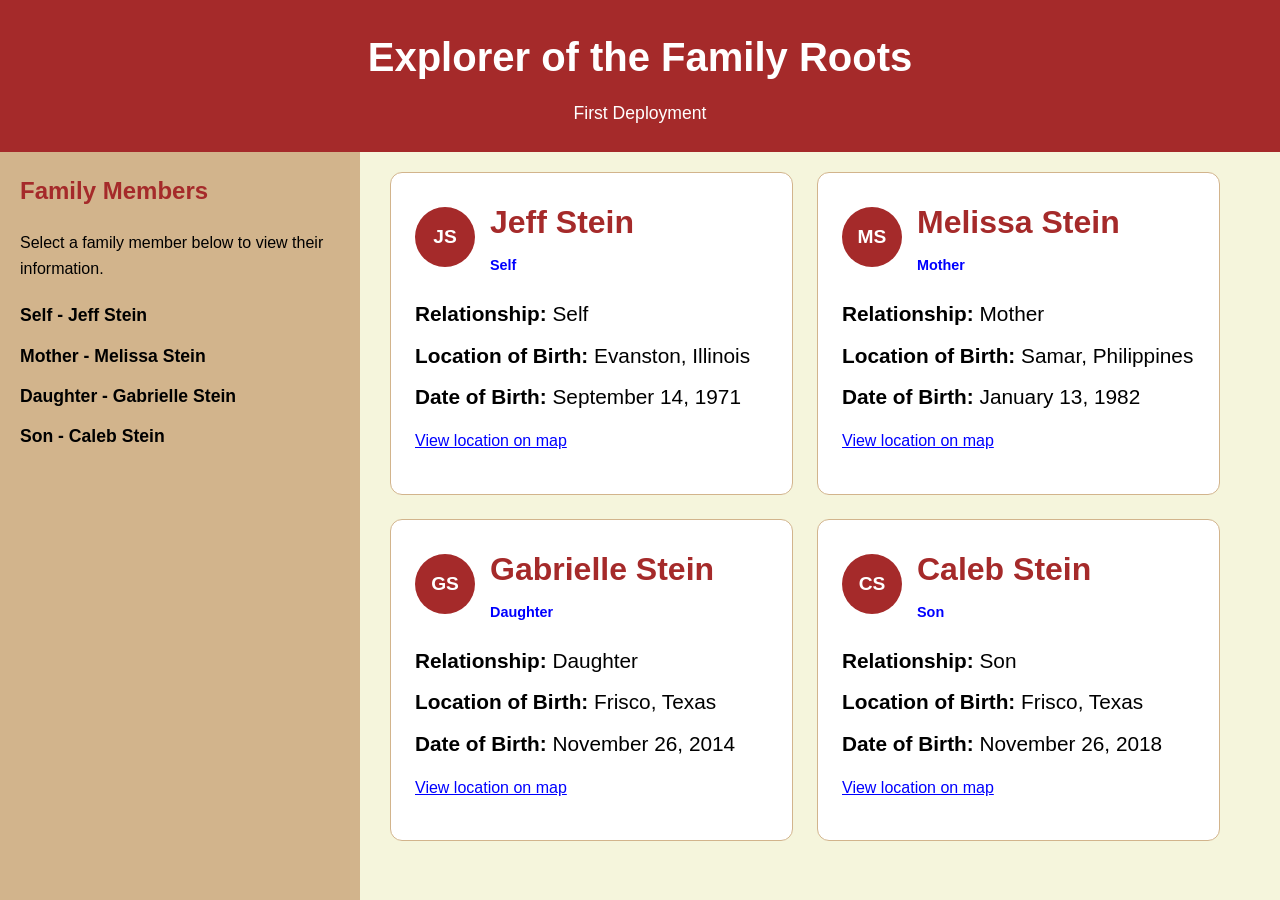
<file: week-03-exercise-01/index.html>
<!DOCTYPE html>
<html lang="en">
<head>
    <meta charset="UTF-8">
    <meta name="viewport" content="width=device-width, initial-scale=1.0">
    <title>Explorer of the Family Roots</title>
    <link rel="stylesheet" href="css/styles.css">
</head>
<body>
    <header>
        <h1>Explorer of the Family Roots</h1>
        <p>First Deployment</p>
    </header>

    <main class="page-layout">
        <aside class="side-nav">
            <h2>Family Members</h2>
            <p>Select a family member below to view their information.</p>

            <nav>
                <ul>
                    <li><a href="#father">Self - Jeff Stein</a></li>
                    <li><a href="#mother">Mother - Melissa Stein</a></li>
                    <li><a href="#daughter">Daughter - Gabrielle Stein</a></li>
                    <li><a href="#son">Son - Caleb Stein</a></li>
                </ul>
            </nav>
        </aside>

        <section class="content-area">
            <div class="family-grid">
                <section id="father" class="profile-card">
                    <div class="profile-top">
                        <div class="profile-photo">JS</div>
                        <div class="profile-heading">
                            <h3>Jeff Stein</h3>
                            <p class="role">Self</p>
                        </div>
                    </div>

                    <div class="profile-details">
                        <p><strong>Relationship:</strong> Self</p>
                        <p><strong>Location of Birth:</strong> Evanston, Illinois</p>
                        <p><strong>Date of Birth:</strong> September 14, 1971</p>
                    </div>

                    <p class="profile-link">
                        <a href="https://www.google.com/maps?q=Evanston,Illinois" target="_blank">View location on map</a>
                    </p>
                </section>

                <section id="mother" class="profile-card">
                    <div class="profile-top">
                        <div class="profile-photo">MS</div>
                        <div class="profile-heading">
                            <h3>Melissa Stein</h3>
                            <p class="role">Mother</p>
                        </div>
                    </div>

                    <div class="profile-details">
                        <p><strong>Relationship:</strong> Mother</p>
                        <p><strong>Location of Birth:</strong> Samar, Philippines</p>
                        <p><strong>Date of Birth:</strong> January 13, 1982</p>
                    </div>

                    <p class="profile-link">
                        <a href="https://www.google.com/maps?q=Samar,Philippines" target="_blank">View location on map</a>
                    </p>
                </section>

                <section id="daughter" class="profile-card">
                    <div class="profile-top">
                        <div class="profile-photo">GS</div>
                        <div class="profile-heading">
                            <h3>Gabrielle Stein</h3>
                            <p class="role">Daughter</p>
                        </div>
                    </div>

                    <div class="profile-details">
                        <p><strong>Relationship:</strong> Daughter</p>
                        <p><strong>Location of Birth:</strong> Frisco, Texas</p>
                        <p><strong>Date of Birth:</strong> November 26, 2014</p>
                    </div>

                    <p class="profile-link">
                        <a href="https://www.google.com/maps?q=Frisco,Texas" target="_blank">View location on map</a>
                    </p>
                </section>

                <section id="son" class="profile-card">
                    <div class="profile-top">
                        <div class="profile-photo">CS</div>
                        <div class="profile-heading">
                            <h3>Caleb Stein</h3>
                            <p class="role">Son</p>
                        </div>
                    </div>

                    <div class="profile-details">
                        <p><strong>Relationship:</strong> Son</p>
                        <p><strong>Location of Birth:</strong> Frisco, Texas</p>
                        <p><strong>Date of Birth:</strong> November 26, 2018</p>
                    </div>

                    <p class="profile-link">
                        <a href="https://www.google.com/maps?q=Frisco,Texas" target="_blank">View location on map</a>
                    </p>
                </section>
            </div>
        </section>
    </main>
</body>
</html>
</file>
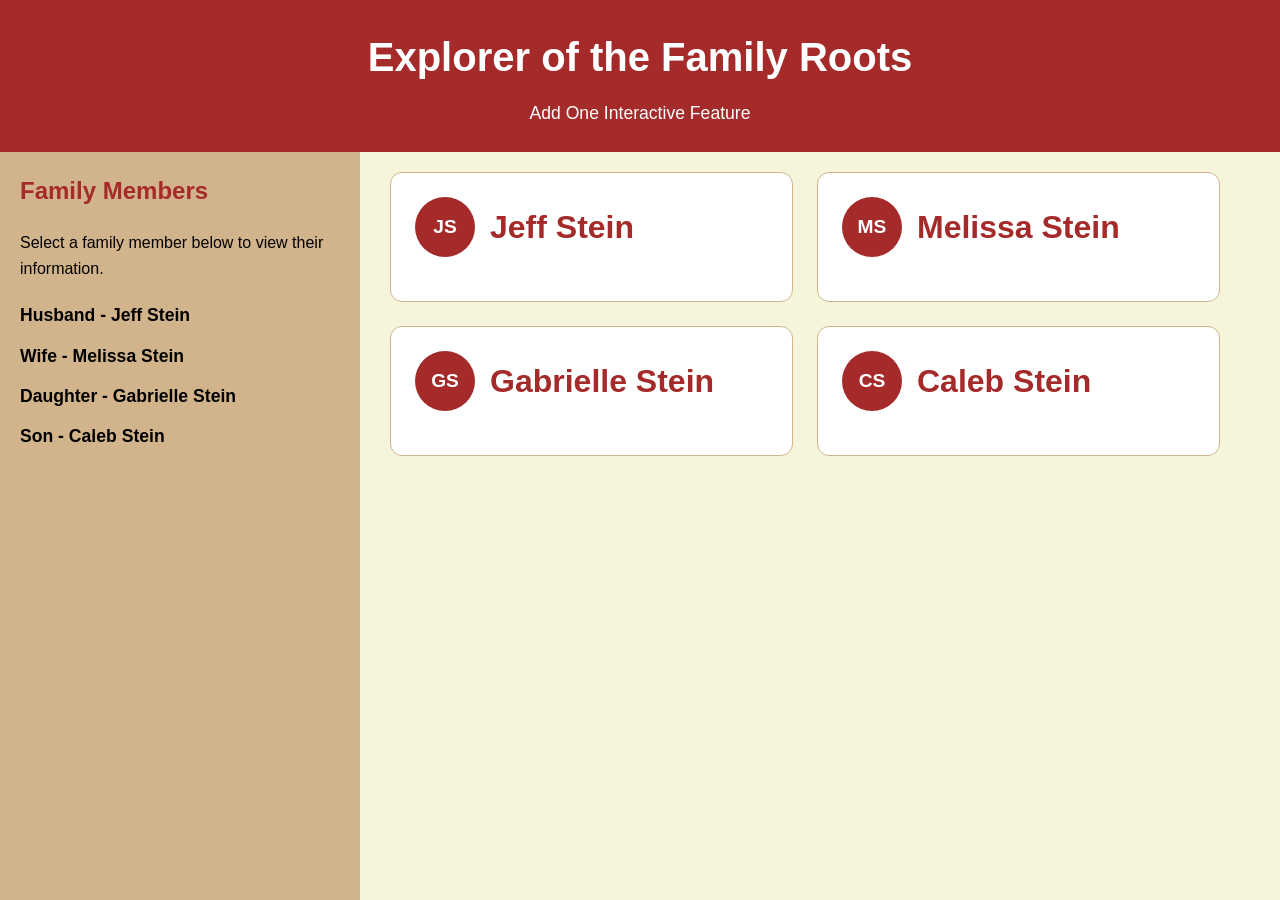
<file: week-04-exercise-01/index.html>
<!DOCTYPE html>
<html lang="en">
<head>
    <meta charset="UTF-8">
    <meta name="viewport" content="width=device-width, initial-scale=1.0">
    <title>Explorer of the Family Roots</title>
    <link rel="stylesheet" href="css/styles.css">
</head>
<body>
    <header>
        <h1>Explorer of the Family Roots</h1>
        <p>Add One Interactive Feature</p>
    </header>

    <main class="page-layout">
        <aside class="side-nav">
            <h2>Family Members</h2>
            <p>Select a family member below to view their information.</p>

            <nav>
                <ul>
                    <li><a href="#" data-target="husband">Husband - Jeff Stein</a></li>
                    <li><a href="#" data-target="wife">Wife - Melissa Stein</a></li>
                    <li><a href="#" data-target="daughter">Daughter - Gabrielle Stein</a></li>
                    <li><a href="#" data-target="son">Son - Caleb Stein</a></li>
                </ul>
            </nav>
        </aside>

        <section class="content-area">
            <div class="family-grid">

                <section id="husband" class="profile-card collapsible-card">
                    <button class="card-toggle" type="button">
                        <div class="profile-top">
                            <div class="profile-photo">JS</div>
                            <div class="profile-heading">
                                <h3>Jeff Stein</h3>
                            </div>
                        </div>
                    </button>

                    <div class="card-content">
                        <div class="profile-details">
                            <p><strong>Relationship:</strong> Husband</p>
                            <p><strong>Location of Birth:</strong> Evanston, Illinois</p>
                            <p><strong>Date of Birth:</strong> September 14, 1971</p>
                        </div>

                        <p class="profile-link">
                            <a href="https://www.google.com/maps?q=Evanston,Illinois" target="_blank">View location on map</a>
                        </p>
                    </div>
                </section>

                <section id="wife" class="profile-card collapsible-card">
                    <button class="card-toggle" type="button">
                        <div class="profile-top">
                            <div class="profile-photo">MS</div>
                            <div class="profile-heading">
                                <h3>Melissa Stein</h3>
                            </div>
                        </div>
                    </button>

                    <div class="card-content">
                        <div class="profile-details">
                            <p><strong>Relationship:</strong> Wife</p>
                            <p><strong>Location of Birth:</strong> Manila, Philippines</p>
                            <p><strong>Date of Birth:</strong> January 13, 1982</p>
                        </div>

                        <p class="profile-link">
                            <a href="https://www.google.com/maps?q=Manila,Philippines" target="_blank">View location on map</a>
                        </p>
                    </div>
                </section>

                <section id="daughter" class="profile-card collapsible-card">
                    <button class="card-toggle" type="button">
                        <div class="profile-top">
                            <div class="profile-photo">GS</div>
                            <div class="profile-heading">
                                <h3>Gabrielle Stein</h3>
                            </div>
                        </div>
                    </button>

                    <div class="card-content">
                        <div class="profile-details">
                            <p><strong>Relationship:</strong> Daughter</p>
                            <p><strong>Location of Birth:</strong> Frisco, Texas</p>
                            <p><strong>Date of Birth:</strong> November 26, 2014</p>
                        </div>

                        <p class="profile-link">
                            <a href="https://www.google.com/maps?q=Frisco,Texas" target="_blank">View location on map</a>
                        </p>
                    </div>
                </section>

                <section id="son" class="profile-card collapsible-card">
                    <button class="card-toggle" type="button">
                        <div class="profile-top">
                            <div class="profile-photo">CS</div>
                            <div class="profile-heading">
                                <h3>Caleb Stein</h3>
                            </div>
                        </div>
                    </button>

                    <div class="card-content">
                        <div class="profile-details">
                            <p><strong>Relationship:</strong> Son</p>
                            <p><strong>Location of Birth:</strong> Frisco, Texas</p>
                            <p><strong>Date of Birth:</strong> November 26, 2018</p>
                        </div>

                        <p class="profile-link">
                            <a href="https://www.google.com/maps?q=Frisco,Texas" target="_blank">View location on map</a>
                        </p>
                    </div>
                </section>

            </div>
        </section>
    </main>

    <script>
        const cards = document.querySelectorAll(".collapsible-card");
        const navLinks = document.querySelectorAll(".side-nav nav a");

        function closeAllCards() {
            cards.forEach(card => {
                card.classList.remove("active-card");
            });
        }

        function openCard(cardId) {
            closeAllCards();
            const selectedCard = document.getElementById(cardId);
            if (selectedCard) {
                selectedCard.classList.add("active-card");
            }
        }

        navLinks.forEach(link => {
            link.addEventListener("click", function(event) {
                event.preventDefault();
                const targetId = this.getAttribute("data-target");
                openCard(targetId);
            });
        });

        cards.forEach(card => {
            const toggleButton = card.querySelector(".card-toggle");
            toggleButton.addEventListener("click", function() {
                const isActive = card.classList.contains("active-card");
                closeAllCards();
                if (!isActive) {
                    card.classList.add("active-card");
                }
            });
        });
    </script>
</body>
</html>
</file>
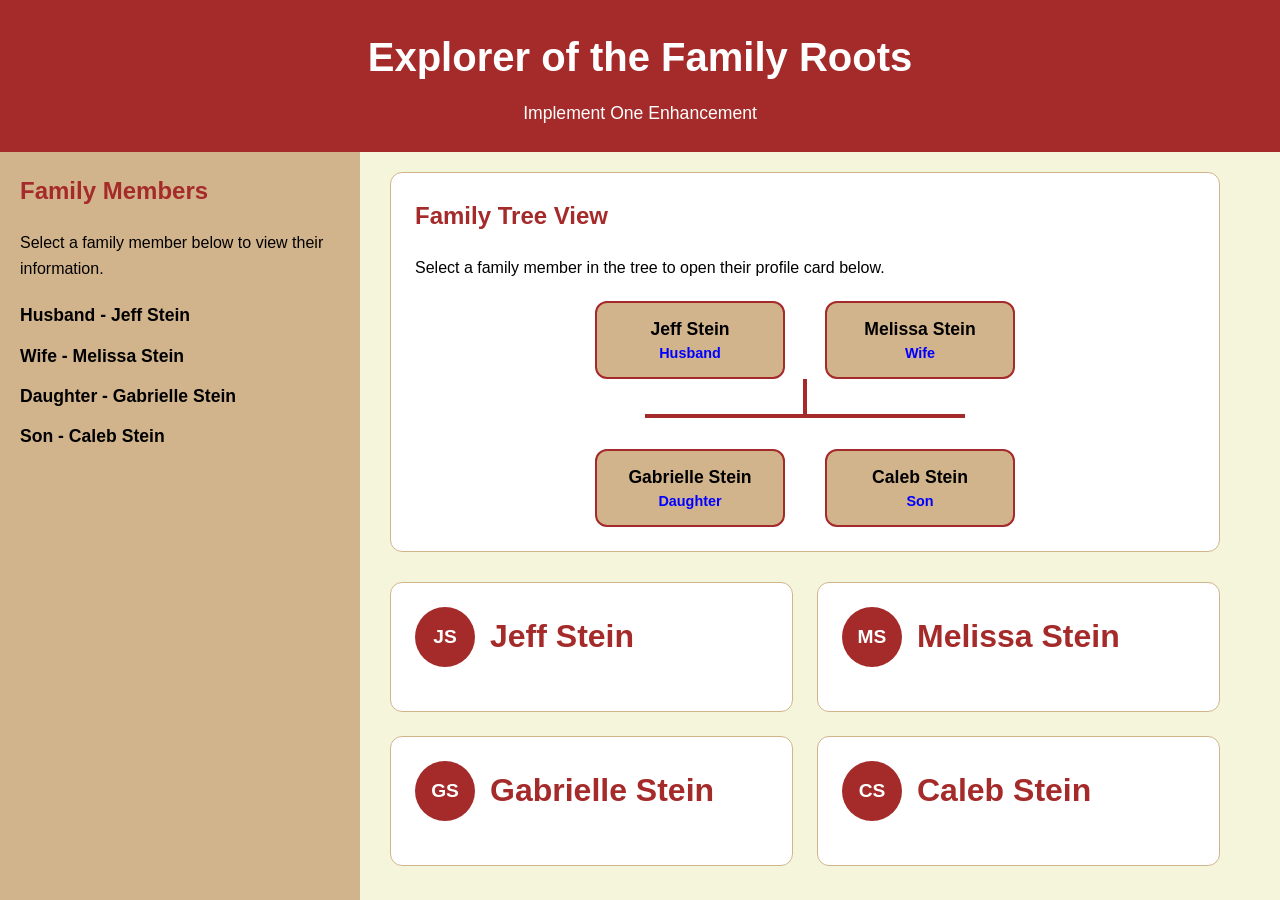
<file: week-05-exercise-01/index.html>
<!DOCTYPE html>
<html lang="en">
<head>
    <meta charset="UTF-8">
    <meta name="viewport" content="width=device-width, initial-scale=1.0">
    <title>Explorer of the Family Roots</title>
    <link rel="stylesheet" href="css/styles.css">
</head>
<body>
    <header>
        <h1>Explorer of the Family Roots</h1>
        <p>Implement One Enhancement</p>
    </header>

    <main class="page-layout">
        <aside class="side-nav">
            <h2>Family Members</h2>
            <p>Select a family member below to view their information.</p>

            <nav>
                <ul>
                    <li><a href="#" data-target="husband">Husband - Jeff Stein</a></li>
                    <li><a href="#" data-target="wife">Wife - Melissa Stein</a></li>
                    <li><a href="#" data-target="daughter">Daughter - Gabrielle Stein</a></li>
                    <li><a href="#" data-target="son">Son - Caleb Stein</a></li>
                </ul>
            </nav>
        </aside>

        <section class="content-area">
            <section class="tree-view">
                <h2>Family Tree View</h2>
                <p>Select a family member in the tree to open their profile card below.</p>

                <div class="tree">
                    <div class="tree-row parents">
                        <button class="tree-person" type="button" data-target="husband">
                            Jeff Stein
                            <span>Husband</span>
                        </button>

                        <button class="tree-person" type="button" data-target="wife">
                            Melissa Stein
                            <span>Wife</span>
                        </button>
                    </div>

                    <div class="tree-connector">
                        <div class="vertical-line"></div>
                        <div class="horizontal-line"></div>
                    </div>

                    <div class="tree-row children">
                        <button class="tree-person" type="button" data-target="daughter">
                            Gabrielle Stein
                            <span>Daughter</span>
                        </button>

                        <button class="tree-person" type="button" data-target="son">
                            Caleb Stein
                            <span>Son</span>
                        </button>
                    </div>
                </div>
            </section>

            <div class="family-grid">
                <section id="husband" class="profile-card collapsible-card">
                    <button class="card-toggle" type="button">
                        <div class="profile-top">
                            <div class="profile-photo">JS</div>
                            <div class="profile-heading">
                                <h3>Jeff Stein</h3>
                            </div>
                        </div>
                    </button>

                    <div class="card-content">
                        <div class="profile-details">
                            <p><strong>Relationship:</strong> Husband</p>
                            <p><strong>Location of Birth:</strong> Evanston, Illinois</p>
                            <p><strong>Date of Birth:</strong> September 14, 1971</p>
                        </div>

                        <p class="profile-link">
                            <a href="https://www.google.com/maps?q=Evanston,Illinois" target="_blank">View location on map</a>
                        </p>
                    </div>
                </section>

                <section id="wife" class="profile-card collapsible-card">
                    <button class="card-toggle" type="button">
                        <div class="profile-top">
                            <div class="profile-photo">MS</div>
                            <div class="profile-heading">
                                <h3>Melissa Stein</h3>
                            </div>
                        </div>
                    </button>

                    <div class="card-content">
                        <div class="profile-details">
                            <p><strong>Relationship:</strong> Wife</p>
                            <p><strong>Location of Birth:</strong> Manila, Philippines</p>
                            <p><strong>Date of Birth:</strong> January 13, 1982</p>
                        </div>

                        <p class="profile-link">
                            <a href="https://www.google.com/maps?q=Manila,Philippines" target="_blank">View location on map</a>
                        </p>
                    </div>
                </section>

                <section id="daughter" class="profile-card collapsible-card">
                    <button class="card-toggle" type="button">
                        <div class="profile-top">
                            <div class="profile-photo">GS</div>
                            <div class="profile-heading">
                                <h3>Gabrielle Stein</h3>
                            </div>
                        </div>
                    </button>

                    <div class="card-content">
                        <div class="profile-details">
                            <p><strong>Relationship:</strong> Daughter</p>
                            <p><strong>Location of Birth:</strong> Frisco, Texas</p>
                            <p><strong>Date of Birth:</strong> November 26, 2014</p>
                        </div>

                        <p class="profile-link">
                            <a href="https://www.google.com/maps?q=Frisco,Texas" target="_blank">View location on map</a>
                        </p>
                    </div>
                </section>

                <section id="son" class="profile-card collapsible-card">
                    <button class="card-toggle" type="button">
                        <div class="profile-top">
                            <div class="profile-photo">CS</div>
                            <div class="profile-heading">
                                <h3>Caleb Stein</h3>
                            </div>
                        </div>
                    </button>

                    <div class="card-content">
                        <div class="profile-details">
                            <p><strong>Relationship:</strong> Son</p>
                            <p><strong>Location of Birth:</strong> Frisco, Texas</p>
                            <p><strong>Date of Birth:</strong> November 26, 2018</p>
                        </div>

                        <p class="profile-link">
                            <a href="https://www.google.com/maps?q=Frisco,Texas" target="_blank">View location on map</a>
                        </p>
                    </div>
                </section>
            </div>
        </section>
    </main>

    <script>
        const cards = document.querySelectorAll(".collapsible-card");
        const navLinks = document.querySelectorAll(".side-nav nav a");
        const treeButtons = document.querySelectorAll(".tree-person");

        function closeAllCards() {
            cards.forEach(card => {
                card.classList.remove("active-card");
            });

            treeButtons.forEach(button => {
                button.classList.remove("active-tree-person");
            });
        }

        function openCard(cardId) {
            closeAllCards();

            const selectedCard = document.getElementById(cardId);
            const selectedTreeButton = document.querySelector(`.tree-person[data-target="${cardId}"]`);

            if (selectedCard) {
                selectedCard.classList.add("active-card");
                selectedCard.scrollIntoView({
                    behavior: "smooth",
                    block: "center"
                });
            }

            if (selectedTreeButton) {
                selectedTreeButton.classList.add("active-tree-person");
            }
        }

        navLinks.forEach(link => {
            link.addEventListener("click", function(event) {
                event.preventDefault();
                const targetId = this.getAttribute("data-target");
                openCard(targetId);
            });
        });

        treeButtons.forEach(button => {
            button.addEventListener("click", function() {
                const targetId = this.getAttribute("data-target");
                openCard(targetId);
            });
        });

        cards.forEach(card => {
            const toggleButton = card.querySelector(".card-toggle");

            toggleButton.addEventListener("click", function() {
                const isActive = card.classList.contains("active-card");
                closeAllCards();

                if (!isActive) {
                    card.classList.add("active-card");

                    const selectedTreeButton = document.querySelector(`.tree-person[data-target="${card.id}"]`);
                    if (selectedTreeButton) {
                        selectedTreeButton.classList.add("active-tree-person");
                    }
                }
            });
        });
    </script>
</body>
</html>
</file>
<file: project-01 - Copy/css/styles.css>
/* General Page Styling */
body {
    font-family: Arial, sans-serif;
    margin: 0;
    padding: 0;
    background-color: beige;
    color: black;
    line-height: 1.6;
}

/* Header */
header {
    background-color: brown;
    color: white;
    text-align: center;
    padding: 25px 15px;
}

header h1 {
    margin: 0;
    font-size: 2.5rem;
}

header p {
    margin-top: 10px;
    margin-bottom: 0;
    font-size: 1.1rem;
}

/* Main Page Layout */
.page-layout {
    width: 100%;
    margin: 0;
    padding: 20px 40px 20px 0;
    box-sizing: border-box;
}

/* Left Sidebar */
.side-nav {
    background-color: tan;
    padding: 20px;
    box-sizing: border-box;
    position: fixed;
    top: 152px;
    left: 0;
    bottom: 0;
    width: 360px;
    overflow-y: auto;
}

.side-nav h2 {
    color: brown;
    margin-top: 0;
}

.side-nav p {
    margin-bottom: 20px;
}

/* Navigation */
nav ul {
    list-style-type: none;
    padding: 0;
    margin: 0;
}

nav li {
    margin-bottom: 12px;
    font-size: 1.1rem;
}

nav a {
    text-decoration: none;
    color: black;
    font-weight: bold;
}

nav a:hover {
    text-decoration: underline;
    color: brown;
}

/* Content Area */
.content-area {
    width: 1100px;
    margin-left: 500px;
    margin-right: auto;
}

/* Grid Layout */
.family-grid {
    display: grid;
    grid-template-columns: repeat(2, 1fr);
    gap: 24px;
    align-items: start;
}

/* Profile Card */
.profile-card {
    background-color: white;
    border: 1px solid tan;
    border-radius: 12px;
    padding: 24px;
    transition: 0.3s;
    align-self: start;
    overflow: hidden;
}

/* Active card */
.active-card {
    border: 3px solid blue;
    background-color: lightyellow;
}

/* Full clickable header button */
.card-toggle {
    display: block;
    width: 100%;
    background: none;
    border: none;
    padding: 0;
    margin: 0;
    text-align: left;
    cursor: pointer;
}

/* Top section */
.profile-top {
    display: flex;
    align-items: center;
    margin-bottom: 20px;
}

/* Circle initials */
.profile-photo {
    width: 60px;
    height: 60px;
    background-color: brown;
    color: white;
    border-radius: 50%;
    display: flex;
    align-items: center;
    justify-content: center;
    font-weight: bold;
    margin-right: 15px;
    font-size: 1.2rem;
}

/* Name */
.profile-heading h3 {
    margin: 0;
    color: brown;
    font-size: 2rem;
}

/* Content hidden by default */
.card-content {
    display: none;
}

/* Show content when active */
.active-card .card-content {
    display: block;
}

/* Details */
.profile-details {
    margin-top: 10px;
}

.profile-details p {
    margin: 8px 0;
    font-size: 1.3rem;
}

/* Links */
.profile-link {
    margin-top: 15px;
}

.profile-link a {
    color: blue;
}

.profile-link a:hover {
    color: brown;
}

a {
    color: blue;
}

a:hover {
    color: brown;
}

/* Tablet */
@media (max-width: 1400px) {
    .content-area {
        width: auto;
        margin-left: 390px;
        margin-right: 20px;
    }
}

/* Mobile */
@media (max-width: 900px) {
    .side-nav {
        position: static;
        width: auto;
        top: auto;
        bottom: auto;
        margin-bottom: 20px;
    }

    .content-area {
        width: auto;
        margin-left: 0;
        margin-right: 0;
    }

    .page-layout {
        padding: 20px;
    }

    .family-grid {
        grid-template-columns: 1fr;
    }
}
</file>
<file: project-02-working-files - Copy/css/styles.css>
/* General Page Styling */
body {
    font-family: Arial, sans-serif;
    margin: 0;
    padding: 0;
    background-color: beige;
    color: black;
    line-height: 1.6;
}

/* Header */
header {
    background-color: brown;
    color: white;
    text-align: center;
    padding: 25px 15px;
    position: fixed;
    top: 0;
    left: 0;
    width: 100%;
    box-sizing: border-box;
    z-index: 1000;
}

header h1 {
    margin: 0;
    font-size: 2.5rem;
}

header p {
    margin-top: 10px;
    margin-bottom: 0;
    font-size: 1.1rem;
}

/* Main Page Layout */
.page-layout {
    width: 100%;
    margin: 0;
    padding: 172px 40px 20px 0;
    box-sizing: border-box;
}

/* Left Sidebar */
.side-nav {
    background-color: tan;
    padding: 20px;
    box-sizing: border-box;
    position: fixed;
    top: 152px;
    left: 0;
    bottom: 0;
    width: 360px;
    overflow-y: auto;
}

.side-nav h2 {
    color: brown;
    margin-top: 0;
}

.side-nav p {
    margin-bottom: 20px;
}

/* Navigation */
nav ul {
    list-style-type: none;
    padding: 0;
    margin: 0;
}

nav li {
    margin-bottom: 12px;
    font-size: 1.1rem;
}

nav a {
    text-decoration: none;
    color: black;
    font-weight: bold;
}

nav a:hover {
    text-decoration: underline;
    color: brown;
}

/* Content Area */
.content-area {
    width: 1100px;
    margin-left: 500px;
    margin-right: auto;
}

/* Family Tree View */
.tree-view {
    background-color: white;
    border: 1px solid tan;
    border-radius: 12px;
    padding: 24px;
    margin-bottom: 30px;

/* Background tree image */
    background-image: url('../images/tree-bg.png');
    background-repeat: no-repeat;
    background-position: center bottom;
    background-size: 85%;
}

.tree-view h2 {
    color: brown;
    margin-top: 0;
}

.tree-view p {
    margin-top: 0;
    margin-bottom: 20px;
}

/* Final Tree Layout */
.final-tree {
    text-align: center;
    padding: 20px 10px;
}

/* Each generation row */
.tree-generation {
    display: flex;
    justify-content: center;
    align-items: center;
}

/* Grandparents row */
.grandparent-generation {
    display: grid;
    grid-template-columns: 1fr 1fr;
    gap: 80px;
}

/* Grandparent couples */
.tree-couple {
    display: flex;
    justify-content: center;
    gap: 24px;
    position: relative;
}

/* Small line between each couple */
.tree-couple::before {
    content: "";
    position: absolute;
    top: 62px;
    left: 25%;
    right: 25%;
    height: 4px;
    background-color: saddlebrown;
    z-index: 0;
}

/* Parents row */
.parent-generation {
    gap: 180px;
}

/* Children row */
.child-generation {
    gap: 120px;
}

/* Circle person nodes */
.tree-circle {
    width: 125px;
    height: 125px;
    border-radius: 50%;
    background-color: tan;
    border: 3px solid brown;
    color: black;
    font-weight: bold;
    cursor: pointer;
    position: relative;
    z-index: 2;
    display: flex;
    flex-direction: column;
    justify-content: center;
    align-items: center;
    gap: 6px;
    padding: 10px;
}

/* Name formatting */
.tree-circle span {
    display: block;
    line-height: 1.1;
}

/* First name */
.tree-circle .first-name {
    font-size: 0.9rem;
    font-weight: bold;
    color: brown;
}

/* Last name */
.tree-circle .last-name {
    font-size: 0.9rem;
    font-weight: bold;
    color: brown;
}

/* Role */
.tree-circle small {
    font-size: 0.75rem;
    color: blue;
}

/* Hover */
.tree-circle:hover {
    background-color: lightyellow;
}

/* Active Tree Person */
.active-tree-person {
    background-color: lightyellow;
    border: 4px solid blue;
}

/* Connector rows */
.connector-row {
    position: relative;
    height: 80px;
    margin: 0 auto;
}

/* Grandparents to parents connector */
.grandparents-to-parents {
    width: 740px;
}

.grandparents-to-parents::before {
    content: "";
    position: absolute;
    top: 38px;
    left: 25%;
    right: 25%;
    height: 4px;
    background-color: saddlebrown;
}

.grandparents-to-parents span {
    position: absolute;
    top: 0;
    width: 4px;
    height: 80px;
    background-color: saddlebrown;
}

.grandparents-to-parents span:first-child {
    left: 25%;
}

.grandparents-to-parents span:last-child {
    right: 25%;
}

/* Parents to children connector */
.parents-to-children {
    width: 500px;
}

.parents-to-children::before {
    content: "";
    position: absolute;
    top: 38px;
    left: 15%;
    right: 15%;
    height: 4px;
    background-color: saddlebrown;
}

.parents-to-children::after {
    content: "";
    position: absolute;
    top: 0;
    left: 50%;
    width: 4px;
    height: 80px;
    background-color: saddlebrown;
    transform: translateX(-50%);
}

.parents-to-children span::before,
.parents-to-children span::after {
    content: "";
    position: absolute;
    top: 38px;
    width: 4px;
    height: 42px;
    background-color: saddlebrown;
}

.parents-to-children span::before {
    left: 15%;
}

.parents-to-children span::after {
    right: 15%;
}

/* Grid Layout */
.family-grid {
    display: grid;
    grid-template-columns: repeat(2, 1fr);
    gap: 24px;
    align-items: start;
}

/* Profile Card */
.profile-card {
    background-color: white;
    border: 1px solid tan;
    border-radius: 12px;
    padding: 24px;
    transition: 0.3s;
    align-self: start;
    overflow: hidden;
}

/* Active card */
.active-card {
    border: 3px solid blue;
    background-color: lightyellow;
}

/* Full clickable header button */
.card-toggle {
    display: block;
    width: 100%;
    background: none;
    border: none;
    padding: 0;
    margin: 0;
    text-align: left;
    cursor: pointer;
}

/* Top section */
.profile-top {
    display: flex;
    align-items: center;
    margin-bottom: 20px;
}

/* Circle initials */
.profile-photo {
    width: 60px;
    height: 60px;
    background-color: brown;
    color: white;
    border-radius: 50%;
    display: flex;
    align-items: center;
    justify-content: center;
    font-weight: bold;
    margin-right: 15px;
    font-size: 1.2rem;
}

/* Name */
.profile-heading h3 {
    margin: 0;
    color: brown;
    font-size: 2rem;
}

/* Content hidden by default */
.card-content {
    display: none;
}

/* Show content when active */
.active-card .card-content {
    display: block;
}

/* Details */
.profile-details {
    margin-top: 10px;
}

.profile-details p {
    margin: 8px 0;
    font-size: 1.3rem;
}

/* Links */
.profile-link {
    margin-top: 15px;
}

.profile-link a {
    color: blue;
}

.profile-link a:hover {
    color: brown;
}

a {
    color: blue;
}

a:hover {
    color: brown;
}

 .tree-circle {
        transition: transform 0.2s ease;
    }

.tree-circle:hover {
        transform: scale(1.05);
    }

/* Tablet */
@media (max-width: 1400px) {
    .content-area {
        width: auto;
        margin-left: 390px;
        margin-right: 20px;
    }

    .tree-view {
        background-image: none;
    }

    .grandparent-generation {
        display: grid;
        grid-template-columns: 1fr 1fr;
        gap: 24px;
    }

    .tree-couple {
        display: flex;
        justify-content: center;
        gap: 16px;
    }

    .parent-generation {
        display: flex;
        justify-content: center;
        gap: 90px;
        margin-top: 28px;
        margin-bottom: 28px;
    }

    .child-generation {
        display: flex;
        justify-content: center;
        gap: 90px;
        margin-top: 28px;
    }

    .connector-row,
    .grandparents-to-parents::before,
    .parents-to-children::before,
    .parents-to-children::after,
    .grandparents-to-parents span,
    .parents-to-children span::before,
    .parents-to-children span::after {
        display: none;
    }

    .tree-circle {
        width: 115px;
        height: 115px;
    }
}

/* Mobile */
@media (max-width: 900px) {
    header {
        position: static;
        width: auto;
    }

    .side-nav {
        position: static;
        width: auto;
        margin-bottom: 20px;
    }

    .content-area {
        width: auto;
        margin-left: 0;
    }

    .page-layout {
        padding: 20px;
    }

    .tree-view {
         background-image: none;
    }

    .grandparent-generation {
        display: flex;
        flex-direction: column;
        align-items: center;
        gap: 24px;
    }

    .tree-couple {
        display: flex;
        justify-content: center;
        gap: 20px;
    }

    .parent-generation {
        display: flex;
        flex-direction: column;
        align-items: center;
        gap: 28px;
        margin-top: 28px;
        margin-bottom: 28px;
    }

    .child-generation {
        display: flex;
        flex-direction: column;
        align-items: center;
        gap: 28px;
        margin-top: 28px;
    }

    .tree-couple::before,
    .connector-row,
    .grandparents-to-parents::before,
    .parents-to-children::before,
    .parents-to-children::after,
    .grandparents-to-parents span,
    .parents-to-children span::before,
    .parents-to-children span::after {
        display: none;
    }

    .tree-circle {
        width: 120px;
        height: 120px;
    }

    .family-grid {
        grid-template-columns: 1fr;
    }

   
}
</file>
<file: project-02-working-files/css/styles.css>
/* General Page Styling */
body {
    font-family: Arial, sans-serif;
    margin: 0;
    padding: 0;
    background-color: beige;
    color: black;
    line-height: 1.6;
}

/* Header */
header {
    background-color: brown;
    color: white;
    text-align: center;
    padding: 25px 15px;
    position: fixed;
    top: 0;
    left: 0;
    width: 100%;
    box-sizing: border-box;
    z-index: 1000;
}

header h1 {
    margin: 0;
    font-size: 2.5rem;
}

header p {
    margin-top: 10px;
    margin-bottom: 0;
    font-size: 1.1rem;
}

/* Main Page Layout */
.page-layout {
    width: 100%;
    margin: 0;
    padding: 172px 40px 20px 0;
    box-sizing: border-box;
}

/* Left Sidebar */
.side-nav {
    background-color: tan;
    padding: 20px;
    box-sizing: border-box;
    position: fixed;
    top: 152px;
    left: 0;
    bottom: 0;
    width: 360px;
    overflow-y: auto;
}

.side-nav h2 {
    color: brown;
    margin-top: 0;
}

.side-nav p {
    margin-bottom: 20px;
}

/* Navigation */
nav ul {
    list-style-type: none;
    padding: 0;
    margin: 0;
}

nav li {
    margin-bottom: 12px;
    font-size: 1.1rem;
}

nav a {
    text-decoration: none;
    color: black;
    font-weight: bold;
}

nav a:hover {
    text-decoration: underline;
    color: brown;
}

/* Content Area */
.content-area {
    width: 1100px;
    margin-left: 500px;
    margin-right: auto;
}

/* Family Tree View */
.tree-view {
    background-color: white;
    border: 1px solid tan;
    border-radius: 12px;
    padding: 24px;
    margin-bottom: 30px;

/* Background tree image */
    background-image: url('../images/tree-bg.png');
    background-repeat: no-repeat;
    background-position: center bottom;
    background-size: 85%;
}

.tree-view h2 {
    color: brown;
    margin-top: 0;
}

.tree-view p {
    margin-top: 0;
    margin-bottom: 20px;
}

/* Final Tree Layout */
.final-tree {
    text-align: center;
    padding: 20px 10px;
}

/* Each generation row */
.tree-generation {
    display: flex;
    justify-content: center;
    align-items: center;
}

/* Grandparents row */
.grandparent-generation {
    display: grid;
    grid-template-columns: 1fr 1fr;
    gap: 80px;
}

/* Grandparent couples */
.tree-couple {
    display: flex;
    justify-content: center;
    gap: 24px;
    position: relative;
}

/* Small line between each couple */
.tree-couple::before {
    content: "";
    position: absolute;
    top: 62px;
    left: 25%;
    right: 25%;
    height: 4px;
    background-color: saddlebrown;
    z-index: 0;
}

/* Parents row */
.parent-generation {
    gap: 180px;
}

/* Children row */
.child-generation {
    gap: 120px;
}

/* Circle person nodes */
.tree-circle {
    width: 125px;
    height: 125px;
    border-radius: 50%;
    background-color: tan;
    border: 3px solid brown;
    color: black;
    font-weight: bold;
    cursor: pointer;
    position: relative;
    z-index: 2;
    display: flex;
    flex-direction: column;
    justify-content: center;
    align-items: center;
    gap: 6px;
    padding: 10px;
}

/* Name formatting */
.tree-circle span {
    display: block;
    line-height: 1.1;
}

/* First name */
.tree-circle .first-name {
    font-size: 0.9rem;
    font-weight: bold;
    color: brown;
}

/* Last name */
.tree-circle .last-name {
    font-size: 0.9rem;
    font-weight: bold;
    color: brown;
}

/* Role */
.tree-circle small {
    font-size: 0.75rem;
    color: blue;
}

/* Hover */
.tree-circle:hover {
    background-color: lightyellow;
}

/* Active Tree Person */
.active-tree-person {
    background-color: lightyellow;
    border: 4px solid blue;
}

/* Connector rows */
.connector-row {
    position: relative;
    height: 80px;
    margin: 0 auto;
}

/* Grandparents to parents connector */
.grandparents-to-parents {
    width: 740px;
}

.grandparents-to-parents::before {
    content: "";
    position: absolute;
    top: 38px;
    left: 25%;
    right: 25%;
    height: 4px;
    background-color: saddlebrown;
}

.grandparents-to-parents span {
    position: absolute;
    top: 0;
    width: 4px;
    height: 80px;
    background-color: saddlebrown;
}

.grandparents-to-parents span:first-child {
    left: 25%;
}

.grandparents-to-parents span:last-child {
    right: 25%;
}

/* Parents to children connector */
.parents-to-children {
    width: 500px;
}

.parents-to-children::before {
    content: "";
    position: absolute;
    top: 38px;
    left: 15%;
    right: 15%;
    height: 4px;
    background-color: saddlebrown;
}

.parents-to-children::after {
    content: "";
    position: absolute;
    top: 0;
    left: 50%;
    width: 4px;
    height: 80px;
    background-color: saddlebrown;
    transform: translateX(-50%);
}

.parents-to-children span::before,
.parents-to-children span::after {
    content: "";
    position: absolute;
    top: 38px;
    width: 4px;
    height: 42px;
    background-color: saddlebrown;
}

.parents-to-children span::before {
    left: 15%;
}

.parents-to-children span::after {
    right: 15%;
}

/* Grid Layout */
.family-grid {
    display: grid;
    grid-template-columns: repeat(2, 1fr);
    gap: 24px;
    align-items: start;
}

/* Profile Card */
.profile-card {
    background-color: white;
    border: 1px solid tan;
    border-radius: 12px;
    padding: 24px;
    transition: 0.3s;
    align-self: start;
    overflow: hidden;
}

/* Active card */
.active-card {
    border: 3px solid blue;
    background-color: lightyellow;
}

/* Full clickable header button */
.card-toggle {
    display: block;
    width: 100%;
    background: none;
    border: none;
    padding: 0;
    margin: 0;
    text-align: left;
    cursor: pointer;
}

/* Top section */
.profile-top {
    display: flex;
    align-items: center;
    margin-bottom: 20px;
}

/* Circle initials */
.profile-photo {
    width: 60px;
    height: 60px;
    background-color: brown;
    color: white;
    border-radius: 50%;
    display: flex;
    align-items: center;
    justify-content: center;
    font-weight: bold;
    margin-right: 15px;
    font-size: 1.2rem;
}

/* Name */
.profile-heading h3 {
    margin: 0;
    color: brown;
    font-size: 2rem;
}

/* Content hidden by default */
.card-content {
    display: none;
}

/* Show content when active */
.active-card .card-content {
    display: block;
}

/* Details */
.profile-details {
    margin-top: 10px;
}

.profile-details p {
    margin: 8px 0;
    font-size: 1.3rem;
}

/* Links */
.profile-link {
    margin-top: 15px;
}

.profile-link a {
    color: blue;
}

.profile-link a:hover {
    color: brown;
}

a {
    color: blue;
}

a:hover {
    color: brown;
}

 .tree-circle {
        transition: transform 0.2s ease;
    }

.tree-circle:hover {
        transform: scale(1.05);
    }

/* Tablet */
@media (max-width: 1400px) {
    .content-area {
        width: auto;
        margin-left: 390px;
        margin-right: 20px;
    }

    .tree-view {
        background-image: none;
    }

    .grandparent-generation {
        display: grid;
        grid-template-columns: 1fr 1fr;
        gap: 24px;
    }

    .tree-couple {
        display: flex;
        justify-content: center;
        gap: 16px;
    }

    .parent-generation {
        display: flex;
        justify-content: center;
        gap: 90px;
        margin-top: 28px;
        margin-bottom: 28px;
    }

    .child-generation {
        display: flex;
        justify-content: center;
        gap: 90px;
        margin-top: 28px;
    }

    .connector-row,
    .grandparents-to-parents::before,
    .parents-to-children::before,
    .parents-to-children::after,
    .grandparents-to-parents span,
    .parents-to-children span::before,
    .parents-to-children span::after {
        display: none;
    }

    .tree-circle {
        width: 115px;
        height: 115px;
    }
}

/* Mobile */
@media (max-width: 900px) {
    header {
        position: static;
        width: auto;
    }

    .side-nav {
        position: static;
        width: auto;
        margin-bottom: 20px;
    }

    .content-area {
        width: auto;
        margin-left: 0;
    }

    .page-layout {
        padding: 20px;
    }

    .tree-view {
         background-image: none;
    }

    .grandparent-generation {
        display: flex;
        flex-direction: column;
        align-items: center;
        gap: 24px;
    }

    .tree-couple {
        display: flex;
        justify-content: center;
        gap: 20px;
    }

    .parent-generation {
        display: flex;
        flex-direction: column;
        align-items: center;
        gap: 28px;
        margin-top: 28px;
        margin-bottom: 28px;
    }

    .child-generation {
        display: flex;
        flex-direction: column;
        align-items: center;
        gap: 28px;
        margin-top: 28px;
    }

    .tree-couple::before,
    .connector-row,
    .grandparents-to-parents::before,
    .parents-to-children::before,
    .parents-to-children::after,
    .grandparents-to-parents span,
    .parents-to-children span::before,
    .parents-to-children span::after {
        display: none;
    }

    .tree-circle {
        width: 120px;
        height: 120px;
    }

    .family-grid {
        grid-template-columns: 1fr;
    }

   
}
</file>
<file: project-02/css/styles.css>
/* General Page Styling */
body {
    font-family: Arial, sans-serif;
    margin: 0;
    padding: 0;
    background-color: beige;
    color: black;
    line-height: 1.6;
}

/* Header */
header {
    background-color: brown;
    color: white;
    text-align: center;
    padding: 25px 15px;
    position: fixed;
    top: 0;
    left: 0;
    width: 100%;
    box-sizing: border-box;
    z-index: 1000;
}

header h1 {
    margin: 0;
    font-size: 2.5rem;
}

header p {
    margin-top: 10px;
    margin-bottom: 0;
    font-size: 1.1rem;
}

/* Main Page Layout */
.page-layout {
    width: 100%;
    margin: 0;
    padding: 172px 40px 20px 0;
    box-sizing: border-box;
}

/* Left Sidebar */
.side-nav {
    background-color: tan;
    padding: 20px;
    box-sizing: border-box;
    position: fixed;
    top: 152px;
    left: 0;
    bottom: 0;
    width: 360px;
    overflow-y: auto;
}

.side-nav h2 {
    color: brown;
    margin-top: 0;
}

.side-nav p {
    margin-bottom: 20px;
}

/* Navigation */
nav ul {
    list-style-type: none;
    padding: 0;
    margin: 0;
}

nav li {
    margin-bottom: 12px;
    font-size: 1.1rem;
}

nav a {
    text-decoration: none;
    color: black;
    font-weight: bold;
}

nav a:hover {
    text-decoration: underline;
    color: brown;
}

/* Content Area */
.content-area {
    width: 1100px;
    margin-left: 500px;
    margin-right: auto;
}

/* Family Tree View */
.tree-view {
    background-color: white;
    border: 1px solid tan;
    border-radius: 12px;
    padding: 24px;
    margin-bottom: 30px;

/* Background tree image */
    background-image: url('../images/tree-bg.png');
    background-repeat: no-repeat;
    background-position: center bottom;
    background-size: 85%;
}

.tree-view h2 {
    color: brown;
    margin-top: 0;
}

.tree-view p {
    margin-top: 0;
    margin-bottom: 20px;
}

/* Final Tree Layout */
.final-tree {
    text-align: center;
    padding: 20px 10px;
}

/* Each generation row */
.tree-generation {
    display: flex;
    justify-content: center;
    align-items: center;
}

/* Grandparents row */
.grandparent-generation {
    display: grid;
    grid-template-columns: 1fr 1fr;
    gap: 80px;
}

/* Grandparent couples */
.tree-couple {
    display: flex;
    justify-content: center;
    gap: 24px;
    position: relative;
}

/* Small line between each couple */
.tree-couple::before {
    content: "";
    position: absolute;
    top: 62px;
    left: 25%;
    right: 25%;
    height: 4px;
    background-color: saddlebrown;
    z-index: 0;
}

/* Parents row */
.parent-generation {
    gap: 180px;
}

/* Children row */
.child-generation {
    gap: 120px;
}

/* Circle person nodes */
.tree-circle {
    width: 125px;
    height: 125px;
    border-radius: 50%;
    background-color: tan;
    border: 3px solid brown;
    color: black;
    font-weight: bold;
    cursor: pointer;
    position: relative;
    z-index: 2;
    display: flex;
    flex-direction: column;
    justify-content: center;
    align-items: center;
    gap: 6px;
    padding: 10px;
}

/* Name formatting */
.tree-circle span {
    display: block;
    line-height: 1.1;
}

/* First name */
.tree-circle .first-name {
    font-size: 0.9rem;
    font-weight: bold;
    color: brown;
}

/* Last name */
.tree-circle .last-name {
    font-size: 0.9rem;
    font-weight: bold;
    color: brown;
}

/* Role */
.tree-circle small {
    font-size: 0.75rem;
    color: blue;
}

/* Hover */
.tree-circle:hover {
    background-color: lightyellow;
}

/* Active Tree Person */
.active-tree-person {
    background-color: lightyellow;
    border: 4px solid blue;
}

/* Connector rows */
.connector-row {
    position: relative;
    height: 80px;
    margin: 0 auto;
}

/* Grandparents to parents connector */
.grandparents-to-parents {
    width: 740px;
}

.grandparents-to-parents::before {
    content: "";
    position: absolute;
    top: 38px;
    left: 25%;
    right: 25%;
    height: 4px;
    background-color: saddlebrown;
}

.grandparents-to-parents span {
    position: absolute;
    top: 0;
    width: 4px;
    height: 80px;
    background-color: saddlebrown;
}

.grandparents-to-parents span:first-child {
    left: 25%;
}

.grandparents-to-parents span:last-child {
    right: 25%;
}

/* Parents to children connector */
.parents-to-children {
    width: 500px;
}

.parents-to-children::before {
    content: "";
    position: absolute;
    top: 38px;
    left: 15%;
    right: 15%;
    height: 4px;
    background-color: saddlebrown;
}

.parents-to-children::after {
    content: "";
    position: absolute;
    top: 0;
    left: 50%;
    width: 4px;
    height: 80px;
    background-color: saddlebrown;
    transform: translateX(-50%);
}

.parents-to-children span::before,
.parents-to-children span::after {
    content: "";
    position: absolute;
    top: 38px;
    width: 4px;
    height: 42px;
    background-color: saddlebrown;
}

.parents-to-children span::before {
    left: 15%;
}

.parents-to-children span::after {
    right: 15%;
}

/* Grid Layout */
.family-grid {
    display: grid;
    grid-template-columns: repeat(2, 1fr);
    gap: 24px;
    align-items: start;
}

/* Profile Card */
.profile-card {
    background-color: white;
    border: 1px solid tan;
    border-radius: 12px;
    padding: 24px;
    transition: 0.3s;
    align-self: start;
    overflow: hidden;
}

/* Active card */
.active-card {
    border: 3px solid blue;
    background-color: lightyellow;
}

/* Full clickable header button */
.card-toggle {
    display: block;
    width: 100%;
    background: none;
    border: none;
    padding: 0;
    margin: 0;
    text-align: left;
    cursor: pointer;
}

/* Top section */
.profile-top {
    display: flex;
    align-items: center;
    margin-bottom: 20px;
}

/* Circle initials */
.profile-photo {
    width: 60px;
    height: 60px;
    background-color: brown;
    color: white;
    border-radius: 50%;
    display: flex;
    align-items: center;
    justify-content: center;
    font-weight: bold;
    margin-right: 15px;
    font-size: 1.2rem;
}

/* Name */
.profile-heading h3 {
    margin: 0;
    color: brown;
    font-size: 2rem;
}

/* Content hidden by default */
.card-content {
    display: none;
}

/* Show content when active */
.active-card .card-content {
    display: block;
}

/* Details */
.profile-details {
    margin-top: 10px;
}

.profile-details p {
    margin: 8px 0;
    font-size: 1.3rem;
}

/* Links */
.profile-link {
    margin-top: 15px;
}

.profile-link a {
    color: blue;
}

.profile-link a:hover {
    color: brown;
}

a {
    color: blue;
}

a:hover {
    color: brown;
}

 .tree-circle {
        transition: transform 0.2s ease;
    }

.tree-circle:hover {
        transform: scale(1.05);
    }

/* Tablet */
@media (max-width: 1400px) {
    .content-area {
        width: auto;
        margin-left: 390px;
        margin-right: 20px;
    }

    .tree-view {
        background-image: none;
    }

    .grandparent-generation {
        display: grid;
        grid-template-columns: 1fr 1fr;
        gap: 24px;
    }

    .tree-couple {
        display: flex;
        justify-content: center;
        gap: 16px;
    }

    .parent-generation {
        display: flex;
        justify-content: center;
        gap: 90px;
        margin-top: 28px;
        margin-bottom: 28px;
    }

    .child-generation {
        display: flex;
        justify-content: center;
        gap: 90px;
        margin-top: 28px;
    }

    .connector-row,
    .grandparents-to-parents::before,
    .parents-to-children::before,
    .parents-to-children::after,
    .grandparents-to-parents span,
    .parents-to-children span::before,
    .parents-to-children span::after {
        display: none;
    }

    .tree-circle {
        width: 115px;
        height: 115px;
    }
}

/* Mobile */
@media (max-width: 900px) {
    header {
        position: static;
        width: auto;
    }

    .side-nav {
        position: static;
        width: auto;
        margin-bottom: 20px;
    }

    .content-area {
        width: auto;
        margin-left: 0;
    }

    .page-layout {
        padding: 20px;
    }

    .tree-view {
         background-image: none;
    }

    .grandparent-generation {
        display: flex;
        flex-direction: column;
        align-items: center;
        gap: 24px;
    }

    .tree-couple {
        display: flex;
        justify-content: center;
        gap: 20px;
    }

    .parent-generation {
        display: flex;
        flex-direction: column;
        align-items: center;
        gap: 28px;
        margin-top: 28px;
        margin-bottom: 28px;
    }

    .child-generation {
        display: flex;
        flex-direction: column;
        align-items: center;
        gap: 28px;
        margin-top: 28px;
    }

    .tree-couple::before,
    .connector-row,
    .grandparents-to-parents::before,
    .parents-to-children::before,
    .parents-to-children::after,
    .grandparents-to-parents span,
    .parents-to-children span::before,
    .parents-to-children span::after {
        display: none;
    }

    .tree-circle {
        width: 120px;
        height: 120px;
    }

    .family-grid {
        grid-template-columns: 1fr;
    }

   
}
</file>
<file: week-03-exercise-01/css/styles.css>
/* General Page Styling */
body {
    font-family: Arial, sans-serif;
    margin: 0;
    padding: 0;
    background-color: beige;
    color: black;
    line-height: 1.6;
}

/* Header */
header {
    background-color: brown;
    color: white;
    text-align: center;
    padding: 25px 15px;
}

header h1 {
    margin: 0;
    font-size: 2.5rem;
}

header p {
    margin-top: 10px;
    margin-bottom: 0;
    font-size: 1.1rem;
}

/* Main Page Layout */
.page-layout {
    width: 100%;
    margin: 0;
    padding: 20px 40px 20px 0;
    box-sizing: border-box;
}

/* Left Sidebar */
.side-nav {
    background-color: tan;
    padding: 20px;
    box-sizing: border-box;
    position: fixed;
    top: 152px;
    left: 0;
    bottom: 0;
    width: 360px;
    overflow-y: auto;
}

.side-nav h2 {
    color: brown;
    margin-top: 0;
}

.side-nav p {
    margin-bottom: 20px;
}

/* Navigation */
nav ul {
    list-style-type: none;
    padding: 0;
    margin: 0;
}

nav li {
    margin-bottom: 12px;
    font-size: 1.1rem;
}

nav a {
    text-decoration: none;
    color: black;
    font-weight: bold;
}

nav a:hover {
    text-decoration: underline;
    color: brown;
}

/* Content Area */
.content-area {
    width: 1100px;
    margin-left: 500px;
    margin-right: auto;
}

/* Grid Layout */
.family-grid {
    display: grid;
    grid-template-columns: repeat(2, 1fr);
    gap: 24px;
}

/* Profile Card */
.profile-card {
    background-color: white;
    border: 1px solid tan;
    border-radius: 12px;
    padding: 24px;
    transition: 0.3s;
}

/* Highlight selected card */
.profile-card:target {
    border: 3px solid blue;
    background-color: lightyellow;
}

/* Top section */
.profile-top {
    display: flex;
    align-items: center;
    margin-bottom: 20px;
}

/* Circle initials */
.profile-photo {
    width: 60px;
    height: 60px;
    background-color: brown;
    color: white;
    border-radius: 50%;
    display: flex;
    align-items: center;
    justify-content: center;
    font-weight: bold;
    margin-right: 15px;
    font-size: 1.2rem;
}

/* Name + Role */
.profile-heading h3 {
    margin: 0;
    color: brown;
    font-size: 2rem;
}

.profile-heading .role {
    margin: 6px 0 0 0;
    color: blue;
    font-weight: bold;
    font-size: 0.9rem;
}

/* Details */
.profile-details p {
    margin: 8px 0;
    font-size: 1.3rem;
}

/* Links */
.profile-link {
    margin-top: 15px;
}

.profile-link a {
    color: blue;
}

.profile-link a:hover {
    color: brown;
}

a {
    color: blue;
}

a:hover {
    color: brown;
}

/* Tablet */
@media (max-width: 1400px) {
    .content-area {
        width: auto;
        margin-left: 390px;
        margin-right: 20px;
    }
}

/* Mobile and smaller tablets */
@media (max-width: 900px) {
    .side-nav {
        position: static;
        width: auto;
        top: auto;
        bottom: auto;
        margin-bottom: 20px;
    }

    .content-area {
        width: auto;
        margin-left: 0;
        margin-right: 0;
    }

    .page-layout {
        padding: 20px;
    }

    .family-grid {
        grid-template-columns: 1fr;
    }
}
</file>
<file: week-04-exercise-01/css/styles.css>
/* General Page Styling */
body {
    font-family: Arial, sans-serif;
    margin: 0;
    padding: 0;
    background-color: beige;
    color: black;
    line-height: 1.6;
}

/* Header */
header {
    background-color: brown;
    color: white;
    text-align: center;
    padding: 25px 15px;
}

header h1 {
    margin: 0;
    font-size: 2.5rem;
}

header p {
    margin-top: 10px;
    margin-bottom: 0;
    font-size: 1.1rem;
}

/* Main Page Layout */
.page-layout {
    width: 100%;
    margin: 0;
    padding: 20px 40px 20px 0;
    box-sizing: border-box;
}

/* Left Sidebar */
.side-nav {
    background-color: tan;
    padding: 20px;
    box-sizing: border-box;
    position: fixed;
    top: 152px;
    left: 0;
    bottom: 0;
    width: 360px;
    overflow-y: auto;
}

.side-nav h2 {
    color: brown;
    margin-top: 0;
}

.side-nav p {
    margin-bottom: 20px;
}

/* Navigation */
nav ul {
    list-style-type: none;
    padding: 0;
    margin: 0;
}

nav li {
    margin-bottom: 12px;
    font-size: 1.1rem;
}

nav a {
    text-decoration: none;
    color: black;
    font-weight: bold;
}

nav a:hover {
    text-decoration: underline;
    color: brown;
}

/* Content Area */
.content-area {
    width: 1100px;
    margin-left: 500px;
    margin-right: auto;
}

/* Grid Layout */
.family-grid {
    display: grid;
    grid-template-columns: repeat(2, 1fr);
    gap: 24px;
    align-items: start;
}

/* Profile Card */
.profile-card {
    background-color: white;
    border: 1px solid tan;
    border-radius: 12px;
    padding: 24px;
    transition: 0.3s;
    align-self: start;
    overflow: hidden;
}

/* Active card */
.active-card {
    border: 3px solid blue;
    background-color: lightyellow;
}

/* Full clickable header button */
.card-toggle {
    display: block;
    width: 100%;
    background: none;
    border: none;
    padding: 0;
    margin: 0;
    text-align: left;
    cursor: pointer;
}

/* Top section */
.profile-top {
    display: flex;
    align-items: center;
    margin-bottom: 20px;
}

/* Circle initials */
.profile-photo {
    width: 60px;
    height: 60px;
    background-color: brown;
    color: white;
    border-radius: 50%;
    display: flex;
    align-items: center;
    justify-content: center;
    font-weight: bold;
    margin-right: 15px;
    font-size: 1.2rem;
}

/* Name */
.profile-heading h3 {
    margin: 0;
    color: brown;
    font-size: 2rem;
}

/* Content hidden by default */
.card-content {
    display: none;
}

/* Show content when active */
.active-card .card-content {
    display: block;
}

/* Details */
.profile-details {
    margin-top: 10px;
}

.profile-details p {
    margin: 8px 0;
    font-size: 1.3rem;
}

/* Links */
.profile-link {
    margin-top: 15px;
}

.profile-link a {
    color: blue;
}

.profile-link a:hover {
    color: brown;
}

a {
    color: blue;
}

a:hover {
    color: brown;
}

/* Tablet */
@media (max-width: 1400px) {
    .content-area {
        width: auto;
        margin-left: 390px;
        margin-right: 20px;
    }
}

/* Mobile */
@media (max-width: 900px) {
    .side-nav {
        position: static;
        width: auto;
        top: auto;
        bottom: auto;
        margin-bottom: 20px;
    }

    .content-area {
        width: auto;
        margin-left: 0;
        margin-right: 0;
    }

    .page-layout {
        padding: 20px;
    }

    .family-grid {
        grid-template-columns: 1fr;
    }
}
</file>
<file: week-05-exercise-01/css/styles.css>
/* General Page Styling */
body {
    font-family: Arial, sans-serif;
    margin: 0;
    padding: 0;
    background-color: beige;
    color: black;
    line-height: 1.6;
}

/* Header */
header {
    background-color: brown;
    color: white;
    text-align: center;
    padding: 25px 15px;
    position: fixed;
    top: 0;
    left: 0;
    width: 100%;
    box-sizing: border-box;
    z-index: 1000;
}

header h1 {
    margin: 0;
    font-size: 2.5rem;
}

header p {
    margin-top: 10px;
    margin-bottom: 0;
    font-size: 1.1rem;
}

/* Main Page Layout */
.page-layout {
    width: 100%;
    margin: 0;
    padding: 172px 40px 20px 0;
    box-sizing: border-box;
}

/* Left Sidebar */
.side-nav {
    background-color: tan;
    padding: 20px;
    box-sizing: border-box;
    position: fixed;
    top: 152px;
    left: 0;
    bottom: 0;
    width: 360px;
    overflow-y: auto;
}

.side-nav h2 {
    color: brown;
    margin-top: 0;
}

.side-nav p {
    margin-bottom: 20px;
}

/* Navigation */
nav ul {
    list-style-type: none;
    padding: 0;
    margin: 0;
}

nav li {
    margin-bottom: 12px;
    font-size: 1.1rem;
}

nav a {
    text-decoration: none;
    color: black;
    font-weight: bold;
}

nav a:hover {
    text-decoration: underline;
    color: brown;
}

/* Content Area */
.content-area {
    width: 1100px;
    margin-left: 500px;
    margin-right: auto;
}

/* Family Tree View */
.tree-view {
    background-color: white;
    border: 1px solid tan;
    border-radius: 12px;
    padding: 24px;
    margin-bottom: 30px;
}

.tree-view h2 {
    color: brown;
    margin-top: 0;
}

.tree-view p {
    margin-top: 0;
    margin-bottom: 20px;
}

/* Tree Container */
.tree {
    text-align: center;
}

/* Tree Rows */
.tree-row {
    display: flex;
    justify-content: center;
    gap: 40px;
    flex-wrap: wrap;
}

/* Tree Person Buttons */
.tree-person {
    background-color: tan;
    color: black;
    border: 2px solid brown;
    border-radius: 12px;
    padding: 16px 24px;
    min-width: 190px;
    font-size: 1.1rem;
    font-weight: bold;
    cursor: pointer;
}

.tree-person span {
    display: block;
    color: blue;
    font-size: 0.9rem;
    margin-top: 5px;
}

.tree-person:hover {
    background-color: lightyellow;
}

/* Active Tree Person */
.active-tree-person {
    background-color: lightyellow;
    border: 3px solid blue;
}

/* Tree Connector Lines */
.tree-connector {
    display: flex;
    flex-direction: column;
    align-items: center;
    height: 70px;
}

.vertical-line {
    width: 4px;
    height: 35px;
    background-color: brown;
}

.horizontal-line {
    width: 320px;
    height: 4px;
    background-color: brown;
}

/* Grid Layout */
.family-grid {
    display: grid;
    grid-template-columns: repeat(2, 1fr);
    gap: 24px;
    align-items: start;
}

/* Profile Card */
.profile-card {
    background-color: white;
    border: 1px solid tan;
    border-radius: 12px;
    padding: 24px;
    transition: 0.3s;
    align-self: start;
    overflow: hidden;
}

/* Active card */
.active-card {
    border: 3px solid blue;
    background-color: lightyellow;
}

/* Full clickable header button */
.card-toggle {
    display: block;
    width: 100%;
    background: none;
    border: none;
    padding: 0;
    margin: 0;
    text-align: left;
    cursor: pointer;
}

/* Top section */
.profile-top {
    display: flex;
    align-items: center;
    margin-bottom: 20px;
}

/* Circle initials */
.profile-photo {
    width: 60px;
    height: 60px;
    background-color: brown;
    color: white;
    border-radius: 50%;
    display: flex;
    align-items: center;
    justify-content: center;
    font-weight: bold;
    margin-right: 15px;
    font-size: 1.2rem;
}

/* Name */
.profile-heading h3 {
    margin: 0;
    color: brown;
    font-size: 2rem;
}

/* Content hidden by default */
.card-content {
    display: none;
}

/* Show content when active */
.active-card .card-content {
    display: block;
}

/* Details */
.profile-details {
    margin-top: 10px;
}

.profile-details p {
    margin: 8px 0;
    font-size: 1.3rem;
}

/* Links */
.profile-link {
    margin-top: 15px;
}

.profile-link a {
    color: blue;
}

.profile-link a:hover {
    color: brown;
}

a {
    color: blue;
}

a:hover {
    color: brown;
}

/* Tablet */
@media (max-width: 1400px) {
    .content-area {
        width: auto;
        margin-left: 390px;
        margin-right: 20px;
    }
}

/* Mobile */
@media (max-width: 900px) {
    header {
        position: static;
        width: auto;
    }

    .side-nav {
        position: static;
        width: auto;
        top: auto;
        bottom: auto;
        margin-bottom: 20px;
    }

    .content-area {
        width: auto;
        margin-left: 0;
        margin-right: 0;
    }

    .page-layout {
        padding: 20px;
    }

    .tree-row {
        flex-direction: column;
        align-items: center;
        gap: 16px;
    }

    .tree-connector {
        height: 50px;
    }

    .horizontal-line {
        width: 4px;
        height: 30px;
    }

    .family-grid {
        grid-template-columns: 1fr;
    }
}
</file>
